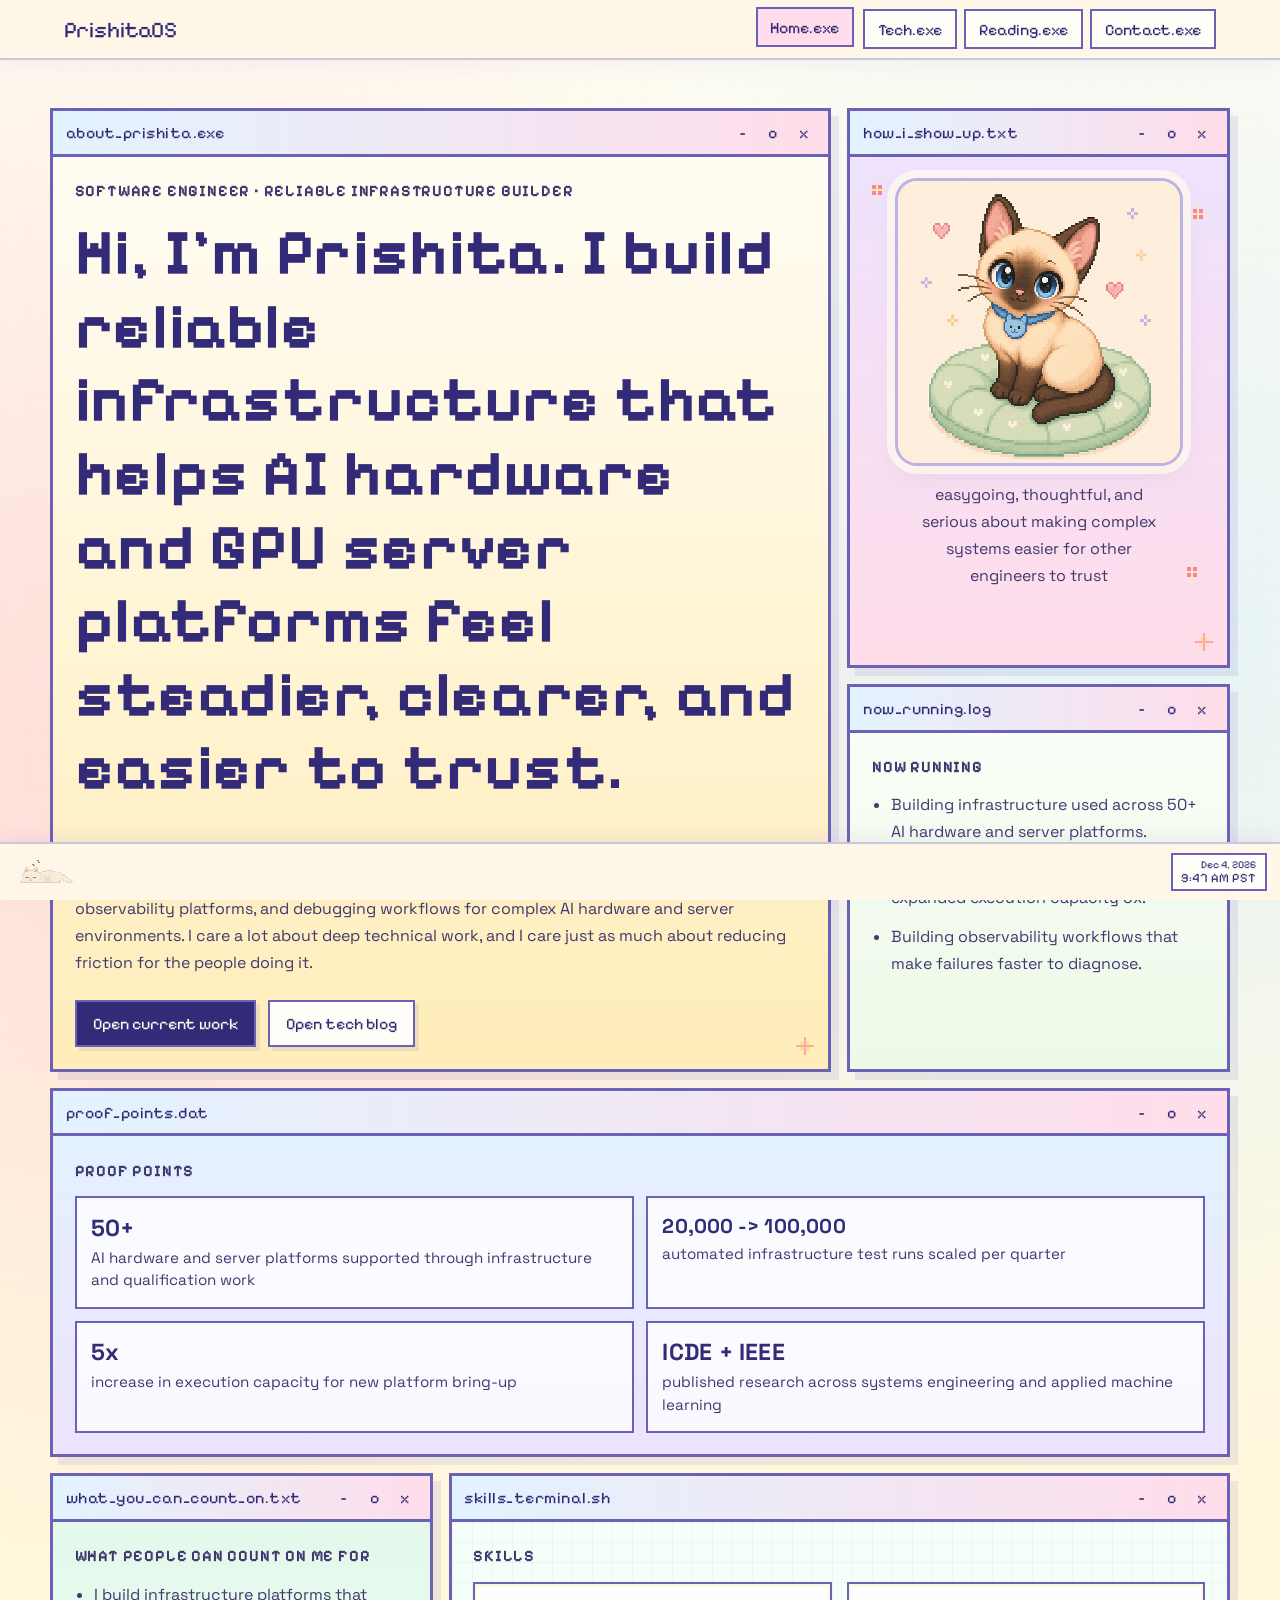
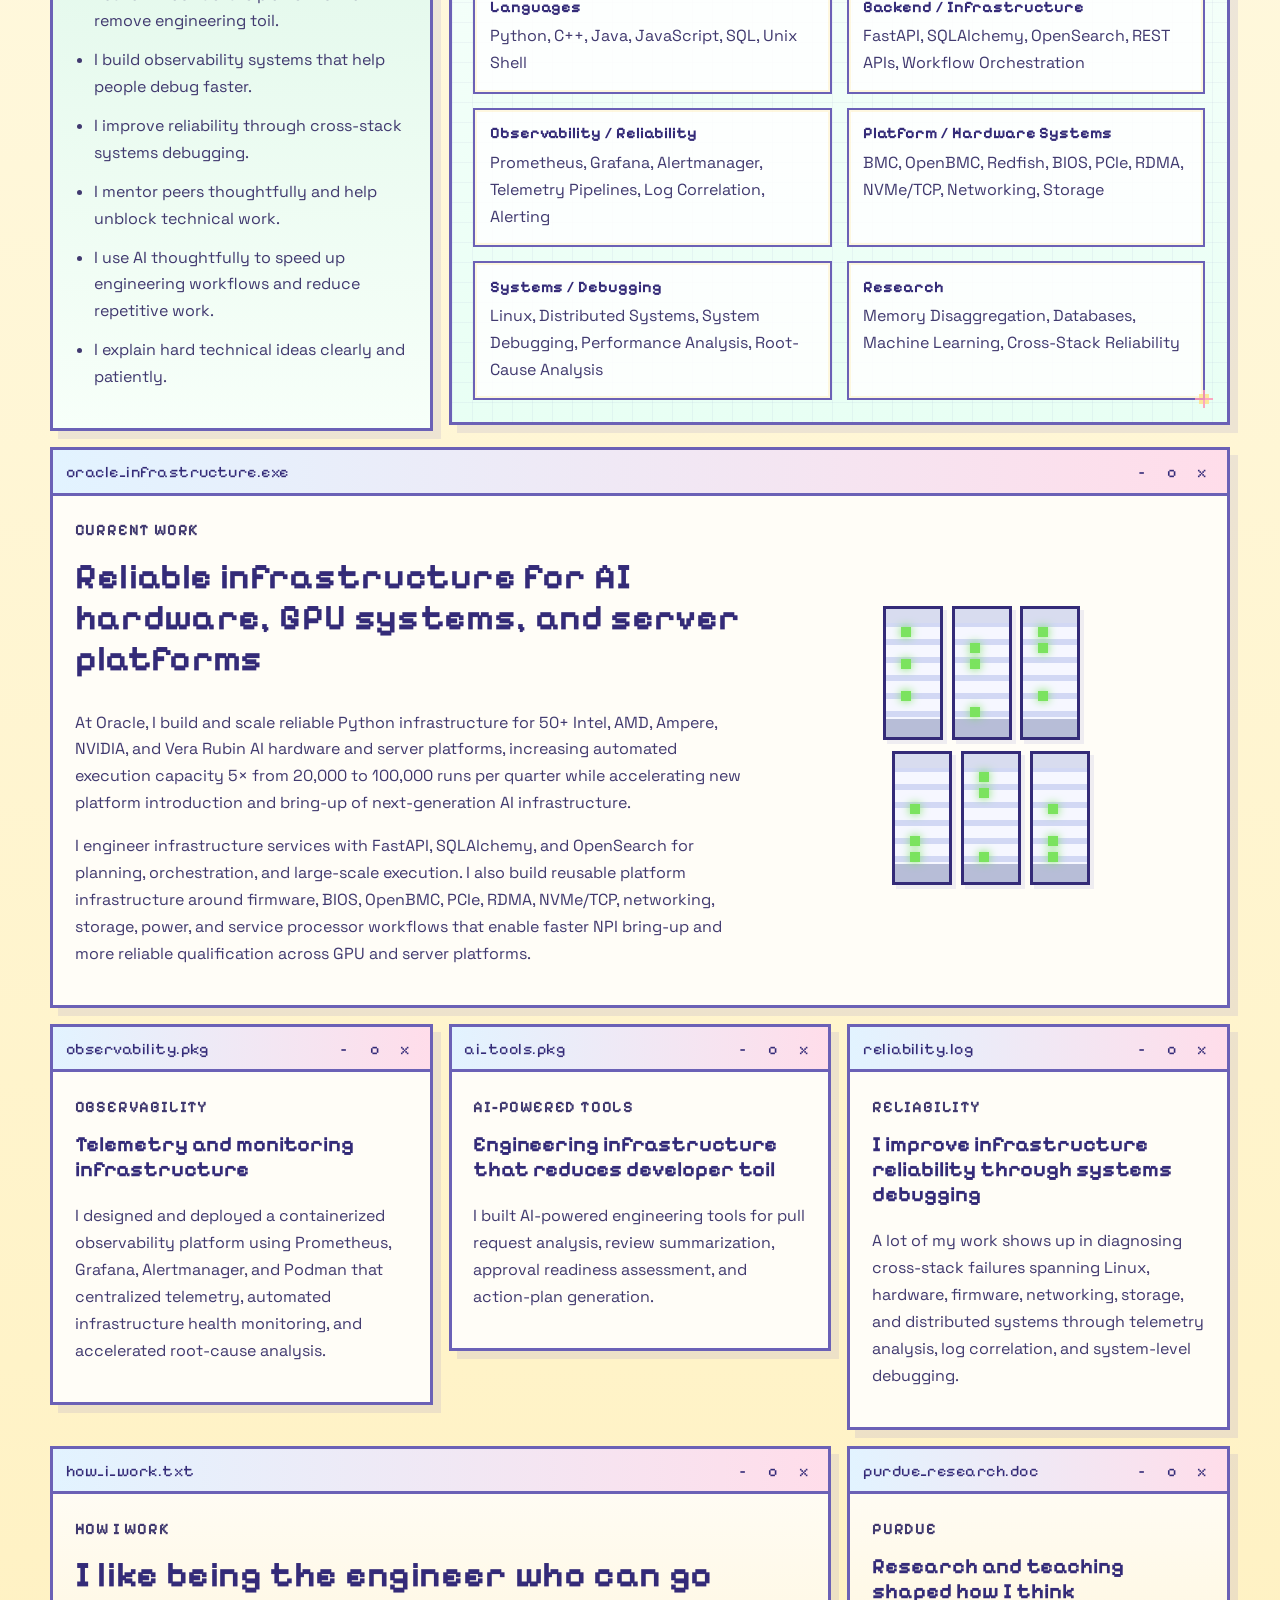
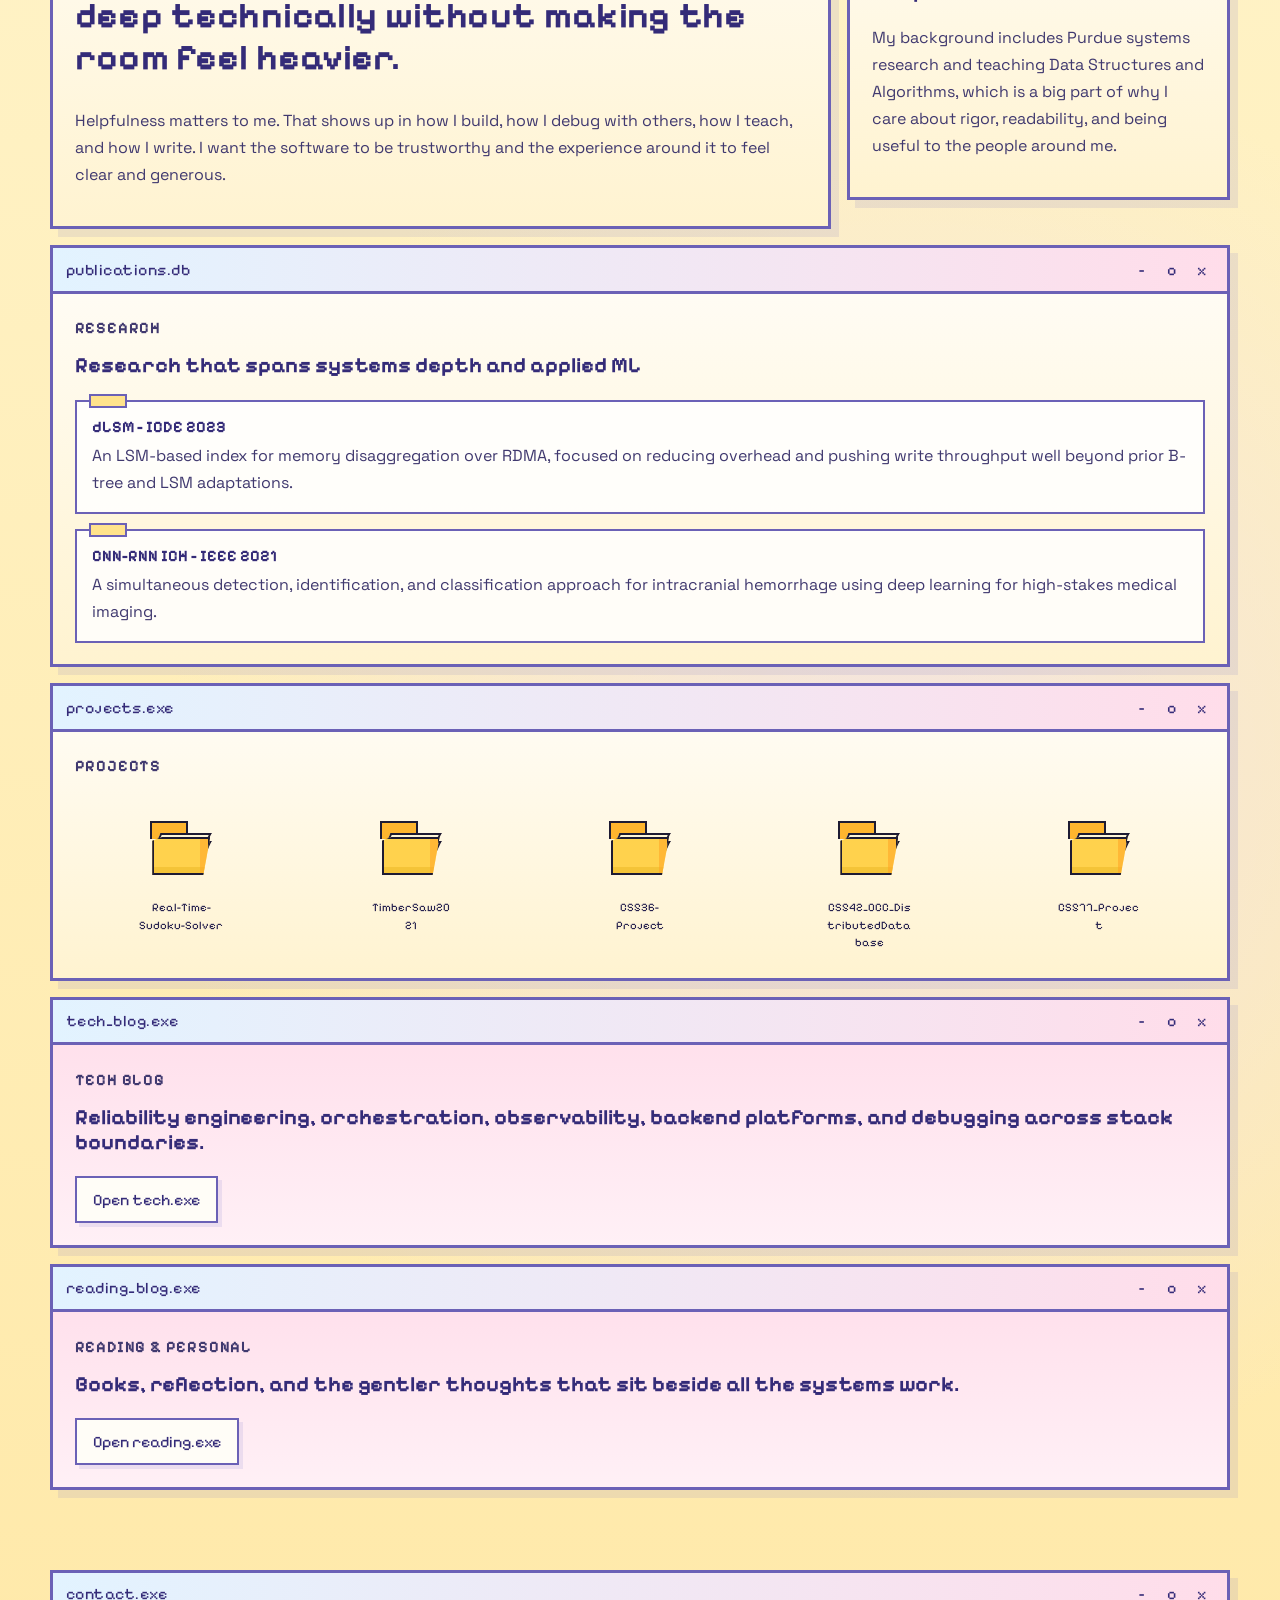
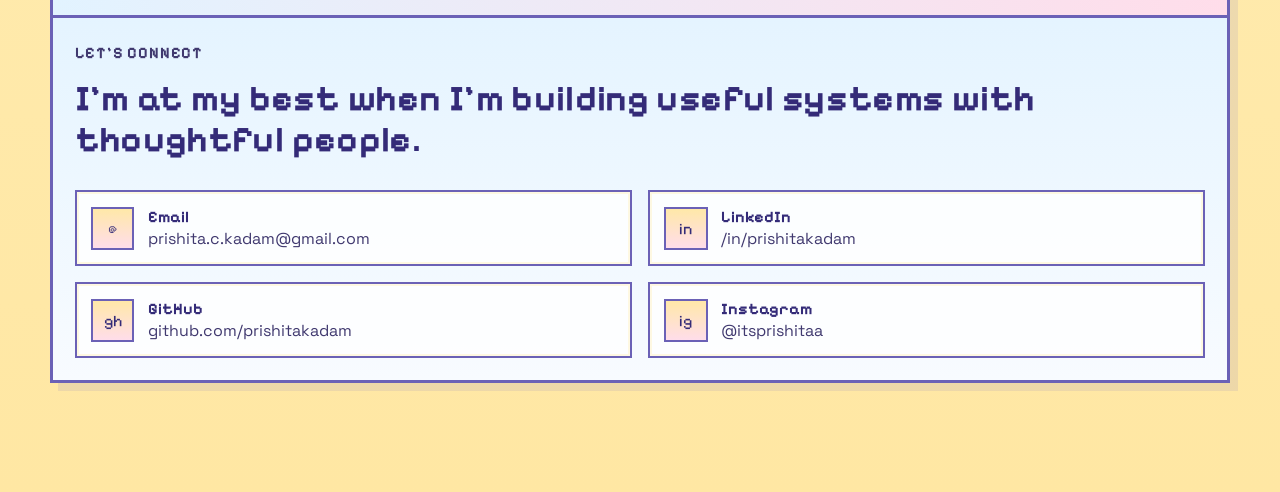
<file: index.html>
<!DOCTYPE html>
<html lang="en">
  <head>
    <meta charset="UTF-8">
    <meta name="viewport" content="width=device-width, initial-scale=1.0">
    <title>Prishita Kadam | Reliable Infrastructure Engineer</title>
    <meta
      name="description"
      content="Prishita Kadam builds reliable infrastructure, observability platforms, and orchestration systems for AI hardware, GPU systems, and server platforms."
    >
    <script>document.documentElement.classList.add("js");</script>
    <link rel="preconnect" href="https://fonts.googleapis.com">
    <link rel="preconnect" href="https://fonts.gstatic.com" crossorigin>
    <link
      href="https://fonts.googleapis.com/css2?family=Pixelify+Sans:wght@400;500;600;700&family=Space+Grotesk:wght@400;500;700&display=swap"
      rel="stylesheet"
    >
    <link rel="stylesheet" href="css/main.css">
  </head>
  <body data-page="home">
    <header class="pixel-topbar">
      <div class="shell pixel-topbar__inner">
        <a class="pixel-brand" href="index.html">PrishitaOS</a>
        <nav class="pixel-nav" aria-label="Primary">
          <a href="index.html" data-nav="home">Home.exe</a>
          <a href="tech-blog.html" data-nav="tech">Tech.exe</a>
          <a href="reading-blog.html" data-nav="reading">Reading.exe</a>
          <a href="#contact">Contact.exe</a>
        </nav>
      </div>
    </header>

    <main class="pixel-desktop">
      <section class="desktop-stage">
        <div class="shell desktop-board">
          <article class="window window--hero window--hero-main section-reveal">
            <div class="window__bar">
              <span>about_prishita.exe</span>
              <div class="window__controls" aria-label="Window controls">
                <button class="window__control" type="button" data-popup="minimize" aria-label="Minimize window">-</button>
                <button class="window__control" type="button" data-popup="expand" aria-label="Expand window">o</button>
                <button class="window__control" type="button" data-popup="close" aria-label="Close window">x</button>
              </div>
            </div>
            <div class="window__body">
              <p class="pixel-label">software engineer • reliable infrastructure builder</p>
              <h1>Hi, I’m Prishita. I build reliable infrastructure that helps AI hardware and GPU server platforms feel steadier, clearer, and easier to trust.</h1>
              <p class="pixel-copy">
                I’m a software engineer who builds infrastructure services, orchestration systems,
                observability platforms, and debugging workflows for complex AI hardware and server
                environments. I care a lot about deep technical work, and I care just as much
                about reducing friction for the people doing it.
              </p>
              <div class="pixel-actions">
                <a class="pixel-button pixel-button--dark" href="#oracle-window">Open current work</a>
                <a class="pixel-button pixel-button--light" href="tech-blog.html">Open tech blog</a>
              </div>
            </div>
          </article>

          <div class="window-stack window-stack--portrait section-reveal">
            <article class="window window--cat window--portrait">
              <div class="window__bar">
                <span>how_i_show_up.txt</span>
                <div class="window__controls" aria-label="Window controls">
                  <button class="window__control" type="button" data-popup="minimize" aria-label="Minimize window">-</button>
                  <button class="window__control" type="button" data-popup="expand" aria-label="Expand window">o</button>
                  <button class="window__control" type="button" data-popup="close" aria-label="Close window">x</button>
                </div>
              </div>
              <div class="window__body pixel-center pixel-cat-panel">
                <div class="pixel-spirit pixel-spirit--one" aria-hidden="true"></div>
                <div class="pixel-spirit pixel-spirit--two" aria-hidden="true"></div>
                <div class="pixel-spirit pixel-spirit--three" aria-hidden="true"></div>
                <img
                  class="pixel-cat-portrait"
                  src="images/siamese-cat-portrait.png"
                  alt="Cute Siamese cat portrait representing Prishita"
                >
                <p class="pixel-caption">easygoing, thoughtful, and serious about making complex systems easier for other engineers to trust</p>
              </div>
            </article>

            <article class="window window--soft window--status">
              <div class="window__bar">
                <span>now_running.log</span>
                <div class="window__controls" aria-label="Window controls">
                  <button class="window__control" type="button" data-popup="minimize" aria-label="Minimize window">-</button>
                  <button class="window__control" type="button" data-popup="expand" aria-label="Expand window">o</button>
                  <button class="window__control" type="button" data-popup="close" aria-label="Close window">x</button>
                </div>
              </div>
              <div class="window__body">
                <p class="pixel-label">Now running</p>
                <ul class="pixel-list">
                  <li>Building infrastructure used across 50+ AI hardware and server platforms.</li>
                  <li>Designing orchestration systems that expanded execution capacity 5x.</li>
                  <li>Building observability workflows that make failures faster to diagnose.</li>
                </ul>
              </div>
            </article>
          </div>

          <article class="window window--proof window--proof-panel section-reveal">
            <div class="window__bar">
              <span>proof_points.dat</span>
              <div class="window__controls" aria-label="Window controls">
                <button class="window__control" type="button" data-popup="minimize" aria-label="Minimize window">-</button>
                <button class="window__control" type="button" data-popup="expand" aria-label="Expand window">o</button>
                <button class="window__control" type="button" data-popup="close" aria-label="Close window">x</button>
              </div>
            </div>
            <div class="window__body">
              <p class="pixel-label">Proof points</p>
              <div class="proof-grid">
                <div class="proof-chip">
                  <strong>50+</strong>
                  <span>AI hardware and server platforms supported through infrastructure and qualification work</span>
                </div>
                <div class="proof-chip">
                  <strong>20,000 -> 100,000</strong>
                  <span>automated infrastructure test runs scaled per quarter</span>
                </div>
                <div class="proof-chip">
                  <strong>5x</strong>
                  <span>increase in execution capacity for new platform bring-up</span>
                </div>
                <div class="proof-chip">
                  <strong>ICDE + IEEE</strong>
                  <span>published research across systems engineering and applied machine learning</span>
                </div>
              </div>
            </div>
          </article>

          <article class="window window--list window--support section-reveal">
            <div class="window__bar">
              <span>what_you_can_count_on.txt</span>
              <div class="window__controls" aria-label="Window controls">
                <button class="window__control" type="button" data-popup="minimize" aria-label="Minimize window">-</button>
                <button class="window__control" type="button" data-popup="expand" aria-label="Expand window">o</button>
                <button class="window__control" type="button" data-popup="close" aria-label="Close window">x</button>
              </div>
            </div>
            <div class="window__body">
              <p class="pixel-label">What people can count on me for</p>
              <ul class="pixel-list">
                <li>I build infrastructure platforms that remove engineering toil.</li>
                <li>I build observability systems that help people debug faster.</li>
                <li>I improve reliability through cross-stack systems debugging.</li>
                <li>I mentor peers thoughtfully and help unblock technical work.</li>
                <li>I use AI thoughtfully to speed up engineering workflows and reduce repetitive work.</li>
                <li>I explain hard technical ideas clearly and patiently.</li>
              </ul>
            </div>
          </article>

          <article class="window window--terminal window--skills section-reveal">
            <div class="window__bar">
              <span>skills_terminal.sh</span>
              <div class="window__controls" aria-label="Window controls">
                <button class="window__control" type="button" data-popup="minimize" aria-label="Minimize window">-</button>
                <button class="window__control" type="button" data-popup="expand" aria-label="Expand window">o</button>
                <button class="window__control" type="button" data-popup="close" aria-label="Close window">x</button>
              </div>
            </div>
            <div class="window__body">
              <p class="pixel-label">Skills</p>
              <div class="skills-panel">
                <div class="skill-cluster">
                  <h3>Languages</h3>
                  <p>Python, C++, Java, JavaScript, SQL, Unix Shell</p>
                </div>
                <div class="skill-cluster">
                  <h3>Backend / Infrastructure</h3>
                  <p>FastAPI, SQLAlchemy, OpenSearch, REST APIs, Workflow Orchestration</p>
                </div>
                <div class="skill-cluster">
                  <h3>Observability / Reliability</h3>
                  <p>Prometheus, Grafana, Alertmanager, Telemetry Pipelines, Log Correlation, Alerting</p>
                </div>
                <div class="skill-cluster">
                  <h3>Platform / Hardware Systems</h3>
                  <p>BMC, OpenBMC, Redfish, BIOS, PCIe, RDMA, NVMe/TCP, Networking, Storage</p>
                </div>
                <div class="skill-cluster">
                  <h3>Systems / Debugging</h3>
                  <p>Linux, Distributed Systems, System Debugging, Performance Analysis, Root-Cause Analysis</p>
                </div>
                <div class="skill-cluster">
                  <h3>Research</h3>
                  <p>Memory Disaggregation, Databases, Machine Learning, Cross-Stack Reliability</p>
                </div>
              </div>
            </div>
          </article>

          <article class="window window--oracle section-reveal" id="oracle-window">
            <div class="window__bar">
              <span>oracle_infrastructure.exe</span>
              <div class="window__controls" aria-label="Window controls">
                <button class="window__control" type="button" data-popup="minimize" aria-label="Minimize window">-</button>
                <button class="window__control" type="button" data-popup="expand" aria-label="Expand window">o</button>
                <button class="window__control" type="button" data-popup="close" aria-label="Close window">x</button>
              </div>
            </div>
            <div class="window__body oracle-layout">
              <div class="oracle-layout__copy">
                <p class="pixel-label">Current work</p>
                <h2>Reliable infrastructure for AI hardware, GPU systems, and server platforms</h2>
                <p class="pixel-copy">
                  At Oracle, I build and scale reliable Python infrastructure for 50+ Intel, AMD,
                  Ampere, NVIDIA, and Vera Rubin AI hardware and server platforms, increasing
                  automated execution capacity 5× from 20,000 to 100,000 runs per quarter while
                  accelerating new platform introduction and bring-up of next-generation AI
                  infrastructure.
                </p>
                <p class="pixel-copy">
                  I engineer infrastructure services with FastAPI, SQLAlchemy, and OpenSearch for
                  planning, orchestration, and large-scale execution. I also build reusable platform
                  infrastructure around firmware, BIOS, OpenBMC, PCIe, RDMA, NVMe/TCP, networking,
                  storage, power, and service processor workflows that enable faster NPI bring-up and
                  more reliable qualification across GPU and server platforms.
                </p>
              </div>
              <div class="rack-art rack-art--stacked" aria-hidden="true">
                <div class="rack-row rack-row--upper">
                  <div class="rack-unit rack-unit--tall">
                    <span class="rack-light rack-light--one"></span>
                    <span class="rack-light rack-light--two"></span>
                    <span class="rack-light rack-light--three"></span>
                  </div>
                  <div class="rack-unit rack-unit--tall">
                    <span class="rack-light rack-light--two"></span>
                    <span class="rack-light rack-light--four"></span>
                    <span class="rack-light rack-light--five"></span>
                  </div>
                  <div class="rack-unit rack-unit--tall">
                    <span class="rack-light rack-light--three"></span>
                    <span class="rack-light rack-light--one"></span>
                    <span class="rack-light rack-light--four"></span>
                  </div>
                </div>
                <div class="rack-row rack-row--lower">
                  <div class="rack-unit rack-unit--tall">
                    <span class="rack-light rack-light--five"></span>
                    <span class="rack-light rack-light--two"></span>
                    <span class="rack-light rack-light--three"></span>
                  </div>
                  <div class="rack-unit rack-unit--tall">
                    <span class="rack-light rack-light--one"></span>
                    <span class="rack-light rack-light--four"></span>
                    <span class="rack-light rack-light--five"></span>
                  </div>
                  <div class="rack-unit rack-unit--tall">
                    <span class="rack-light rack-light--three"></span>
                    <span class="rack-light rack-light--five"></span>
                    <span class="rack-light rack-light--two"></span>
                  </div>
                </div>
              </div>
            </div>
          </article>

          <article class="window window--reliability section-reveal">
            <div class="window__bar">
              <span>observability.pkg</span>
              <div class="window__controls" aria-label="Window controls">
                <button class="window__control" type="button" data-popup="minimize" aria-label="Minimize window">-</button>
                <button class="window__control" type="button" data-popup="expand" aria-label="Expand window">o</button>
                <button class="window__control" type="button" data-popup="close" aria-label="Close window">x</button>
              </div>
            </div>
            <div class="window__body">
              <p class="pixel-label">Observability</p>
              <h3>Telemetry and monitoring infrastructure</h3>
              <p class="pixel-copy">
                I designed and deployed a containerized observability platform using Prometheus,
                Grafana, Alertmanager, and Podman that centralized telemetry, automated
                infrastructure health monitoring, and accelerated root-cause analysis.
              </p>
            </div>
          </article>

          <article class="window window--ai-tools section-reveal">
            <div class="window__bar">
              <span>ai_tools.pkg</span>
              <div class="window__controls" aria-label="Window controls">
                <button class="window__control" type="button" data-popup="minimize" aria-label="Minimize window">-</button>
                <button class="window__control" type="button" data-popup="expand" aria-label="Expand window">o</button>
                <button class="window__control" type="button" data-popup="close" aria-label="Close window">x</button>
              </div>
            </div>
            <div class="window__body">
              <p class="pixel-label">AI-powered tools</p>
              <h3>Engineering infrastructure that reduces developer toil</h3>
              <p class="pixel-copy">
                I built AI-powered engineering tools for pull request analysis, review
                summarization, approval readiness assessment, and action-plan generation.
              </p>
            </div>
          </article>

          <article class="window window--debug section-reveal">
            <div class="window__bar">
              <span>reliability.log</span>
              <div class="window__controls" aria-label="Window controls">
                <button class="window__control" type="button" data-popup="minimize" aria-label="Minimize window">-</button>
                <button class="window__control" type="button" data-popup="expand" aria-label="Expand window">o</button>
                <button class="window__control" type="button" data-popup="close" aria-label="Close window">x</button>
              </div>
            </div>
            <div class="window__body">
              <p class="pixel-label">Reliability</p>
              <h3>I improve infrastructure reliability through systems debugging</h3>
              <p class="pixel-copy">
                A lot of my work shows up in diagnosing cross-stack failures spanning Linux,
                hardware, firmware, networking, storage, and distributed systems through telemetry
                analysis, log correlation, and system-level debugging.
              </p>
            </div>
          </article>

          <article class="window window--soft window--workstyle section-reveal">
            <div class="window__bar">
              <span>how_i_work.txt</span>
              <div class="window__controls" aria-label="Window controls">
                <button class="window__control" type="button" data-popup="minimize" aria-label="Minimize window">-</button>
                <button class="window__control" type="button" data-popup="expand" aria-label="Expand window">o</button>
                <button class="window__control" type="button" data-popup="close" aria-label="Close window">x</button>
              </div>
            </div>
            <div class="window__body">
              <p class="pixel-label">How I work</p>
              <h2>I like being the engineer who can go deep technically without making the room feel heavier.</h2>
              <p class="pixel-copy">
                Helpfulness matters to me. That shows up in how I build, how I debug with others,
                how I teach, and how I write. I want the software to be trustworthy and the
                experience around it to feel clear and generous.
              </p>
            </div>
          </article>

          <article class="window window--soft window--purdue section-reveal">
            <div class="window__bar">
              <span>purdue_research.doc</span>
              <div class="window__controls" aria-label="Window controls">
                <button class="window__control" type="button" data-popup="minimize" aria-label="Minimize window">-</button>
                <button class="window__control" type="button" data-popup="expand" aria-label="Expand window">o</button>
                <button class="window__control" type="button" data-popup="close" aria-label="Close window">x</button>
              </div>
            </div>
            <div class="window__body">
              <p class="pixel-label">Purdue</p>
              <h3>Research and teaching shaped how I think</h3>
              <p class="pixel-copy">
                My background includes Purdue systems research and teaching Data Structures and
                Algorithms, which is a big part of why I care about rigor, readability, and being
                useful to the people around me.
              </p>
            </div>
          </article>

          <article class="window window--soft window--research-feature section-reveal">
            <div class="window__bar">
              <span>publications.db</span>
              <div class="window__controls" aria-label="Window controls">
                <button class="window__control" type="button" data-popup="minimize" aria-label="Minimize window">-</button>
                <button class="window__control" type="button" data-popup="expand" aria-label="Expand window">o</button>
                <button class="window__control" type="button" data-popup="close" aria-label="Close window">x</button>
              </div>
            </div>
            <div class="window__body">
              <p class="pixel-label">Research</p>
              <h3>Research that spans systems depth and applied ML</h3>
              <div class="publication-list">
                <article class="publication-card">
                  <h4>dLSM - ICDE 2023</h4>
                  <p class="pixel-copy">
                    An LSM-based index for memory disaggregation over RDMA, focused on reducing
                    overhead and pushing write throughput well beyond prior B-tree and LSM
                    adaptations.
                  </p>
                </article>
                <article class="publication-card">
                  <h4>CNN-RNN ICH - IEEE 2021</h4>
                  <p class="pixel-copy">
                    A simultaneous detection, identification, and classification approach for
                    intracranial hemorrhage using deep learning for high-stakes medical imaging.
                  </p>
                </article>
              </div>
            </div>
          </article>

          <article class="window window--soft window--focus section-reveal">
            <div class="window__bar">
              <span>projects.exe</span>
              <div class="window__controls" aria-label="Window controls">
                <button class="window__control" type="button" data-popup="minimize" aria-label="Minimize window">-</button>
                <button class="window__control" type="button" data-popup="expand" aria-label="Expand window">o</button>
                <button class="window__control" type="button" data-popup="close" aria-label="Close window">x</button>
              </div>
            </div>
            <div class="window__body">
              <p class="pixel-label">Projects</p>
              <div class="project-folders" aria-label="Project links">
                <a class="project-folder" href="https://github.com/prishitakadam/Real-Time-Sudoku-Solver" target="_blank" rel="noreferrer">
                  <span class="project-folder__icon" aria-hidden="true">
                    <span class="project-folder__tab"></span>
                    <span class="project-folder__stack project-folder__stack--one"></span>
                    <span class="project-folder__stack project-folder__stack--two"></span>
                    <span class="project-folder__body"></span>
                  </span>
                  <span class="project-folder__name">Real-Time-Sudoku-Solver</span>
                </a>
                <a class="project-folder" href="https://github.com/prishitakadam/TimberSaw2021" target="_blank" rel="noreferrer">
                  <span class="project-folder__icon" aria-hidden="true">
                    <span class="project-folder__tab"></span>
                    <span class="project-folder__stack project-folder__stack--one"></span>
                    <span class="project-folder__stack project-folder__stack--two"></span>
                    <span class="project-folder__body"></span>
                  </span>
                  <span class="project-folder__name">TimberSaw2021</span>
                </a>
                <a class="project-folder" href="https://github.com/prishitakadam/CS536-Project" target="_blank" rel="noreferrer">
                  <span class="project-folder__icon" aria-hidden="true">
                    <span class="project-folder__tab"></span>
                    <span class="project-folder__stack project-folder__stack--one"></span>
                    <span class="project-folder__stack project-folder__stack--two"></span>
                    <span class="project-folder__body"></span>
                  </span>
                  <span class="project-folder__name">CS536-Project</span>
                </a>
                <a class="project-folder" href="https://github.com/vsehra04/CS542_OCC_DistributedDatabase" target="_blank" rel="noreferrer">
                  <span class="project-folder__icon" aria-hidden="true">
                    <span class="project-folder__tab"></span>
                    <span class="project-folder__stack project-folder__stack--one"></span>
                    <span class="project-folder__stack project-folder__stack--two"></span>
                    <span class="project-folder__body"></span>
                  </span>
                  <span class="project-folder__name">CS542_OCC_DistributedDatabase</span>
                </a>
                <a class="project-folder" href="https://github.com/prishitakadam/CS577_Project" target="_blank" rel="noreferrer">
                  <span class="project-folder__icon" aria-hidden="true">
                    <span class="project-folder__tab"></span>
                    <span class="project-folder__stack project-folder__stack--one"></span>
                    <span class="project-folder__stack project-folder__stack--two"></span>
                    <span class="project-folder__body"></span>
                  </span>
                  <span class="project-folder__name">CS577_Project</span>
                </a>
              </div>
            </div>
          </article>

          <div class="window-stack window-stack--blogs section-reveal">
            <article class="window window--link window--tech-link">
              <div class="window__bar">
                <span>tech_blog.exe</span>
                <div class="window__controls" aria-label="Window controls">
                  <button class="window__control" type="button" data-popup="minimize" aria-label="Minimize window">-</button>
                  <button class="window__control" type="button" data-popup="expand" aria-label="Expand window">o</button>
                  <button class="window__control" type="button" data-popup="close" aria-label="Close window">x</button>
                </div>
              </div>
              <div class="window__body">
                <p class="pixel-label">Tech Blog</p>
                <h3>Reliability engineering, orchestration, observability, backend platforms, and debugging across stack boundaries.</h3>
                <a class="pixel-button pixel-button--light" href="tech-blog.html">Open tech.exe</a>
              </div>
            </article>

            <article class="window window--link window--reading-link">
              <div class="window__bar">
                <span>reading_blog.exe</span>
                <div class="window__controls" aria-label="Window controls">
                  <button class="window__control" type="button" data-popup="minimize" aria-label="Minimize window">-</button>
                  <button class="window__control" type="button" data-popup="expand" aria-label="Expand window">o</button>
                  <button class="window__control" type="button" data-popup="close" aria-label="Close window">x</button>
                </div>
              </div>
              <div class="window__body">
                <p class="pixel-label">Reading & Personal</p>
                <h3>Books, reflection, and the gentler thoughts that sit beside all the systems work.</h3>
                <a class="pixel-button pixel-button--light" href="reading-blog.html">Open reading.exe</a>
              </div>
            </article>
          </div>
        </div>
      </section>
    </main>

    <footer class="pixel-footer" id="contact">
      <div class="shell pixel-footer__grid section-reveal">
        <article class="window window--footer">
          <div class="window__bar">
            <span>contact.exe</span>
            <div class="window__controls" aria-label="Window controls">
              <button class="window__control" type="button" data-popup="minimize" aria-label="Minimize window">-</button>
              <button class="window__control" type="button" data-popup="expand" aria-label="Expand window">o</button>
              <button class="window__control" type="button" data-popup="close" aria-label="Close window">x</button>
            </div>
          </div>
          <div class="window__body">
            <p class="pixel-label">Let’s connect</p>
            <h2>I’m at my best when I’m building useful systems with thoughtful people.</h2>
            <div class="pixel-contact pixel-contact--icons">
              <a class="pixel-contact__card" href="mailto:prishita.c.kadam@gmail.com">
                <span class="pixel-contact__icon">@</span>
                <span class="pixel-contact__text">
                  <strong>Email</strong>
                  <span>prishita.c.kadam@gmail.com</span>
                </span>
              </a>
              <a class="pixel-contact__card" href="https://www.linkedin.com/in/prishitakadam/">
                <span class="pixel-contact__icon">in</span>
                <span class="pixel-contact__text">
                  <strong>LinkedIn</strong>
                  <span>/in/prishitakadam</span>
                </span>
              </a>
              <a class="pixel-contact__card" href="https://github.com/prishitakadam">
                <span class="pixel-contact__icon">gh</span>
                <span class="pixel-contact__text">
                  <strong>GitHub</strong>
                  <span>github.com/prishitakadam</span>
                </span>
              </a>
              <a class="pixel-contact__card" href="https://www.instagram.com/itsprishitaa/">
                <span class="pixel-contact__icon">ig</span>
                <span class="pixel-contact__text">
                  <strong>Instagram</strong>
                  <span>@itsprishitaa</span>
                </span>
              </a>
            </div>
          </div>
        </article>
      </div>
    </footer>

    <div class="pixel-popup" hidden aria-hidden="true">
      <div class="pixel-popup__backdrop" data-popup-dismiss></div>
      <section class="pixel-popup__window" role="dialog" aria-modal="true" aria-labelledby="pixel-popup-message">
        <div class="window__bar">
          <span>prishita_os.msg</span>
          <div class="window__controls" aria-label="Dialog controls">
            <button class="window__control" type="button" data-popup-dismiss aria-label="Close dialog">x</button>
          </div>
        </div>
        <div class="window__body pixel-popup__body">
          <img
            class="pixel-popup__cat"
            src="images/siamese-cat-portrait.png"
            alt=""
            aria-hidden="true"
          >
          <h3 class="pixel-popup__message" id="pixel-popup-message">This window likes staying open.</h3>
          <p class="pixel-copy pixel-popup__copy">Tiny pastel systems are happiest when everything stays neatly in place.</p>
          <button class="pixel-button pixel-button--dark" type="button" data-popup-dismiss>okay</button>
        </div>
      </section>
    </div>

    <section class="pixel-taskbar-wrap" aria-label="Minimized windows">
      <div class="pixel-taskbar">
        <img
          class="pixel-taskbar__cat"
          src="images/taskbar-sleeping-cat.png"
          alt=""
          aria-hidden="true"
        >
        <div class="pixel-taskbar__apps" data-taskbar-apps></div>
        <div class="pixel-taskbar__clock" aria-live="polite">
          <span class="pixel-taskbar__clock-date" data-taskbar-date></span>
          <span class="pixel-taskbar__clock-time" data-taskbar-time></span>
        </div>
      </div>
      <div class="pixel-taskbar__tooltip" data-taskbar-tooltip hidden></div>
    </section>

    <script src="js/site.js"></script>
  </body>
</html>
</file>
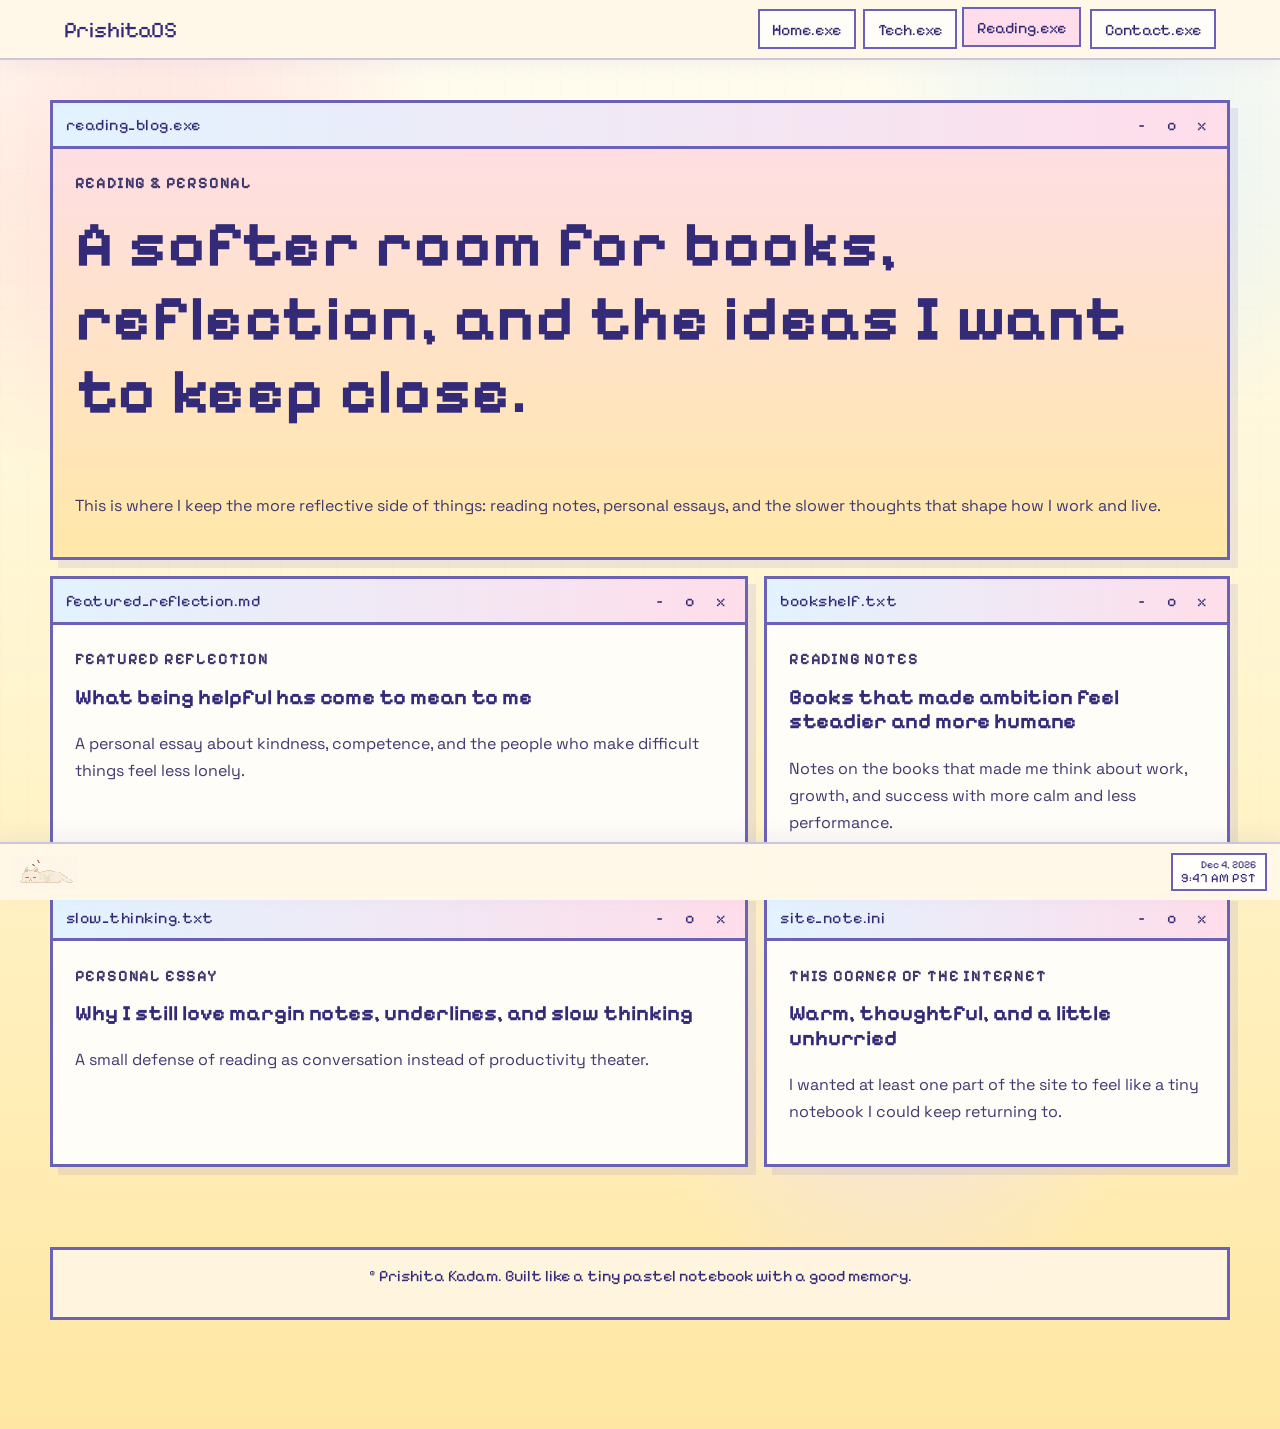
<file: reading-blog.html>
<!DOCTYPE html>
<html lang="en">
  <head>
    <meta charset="UTF-8">
    <meta name="viewport" content="width=device-width, initial-scale=1.0">
    <title>Reading Blog | Prishita Kadam</title>
    <meta
      name="description"
      content="Reading notes and personal reflections by Prishita Kadam on books, thoughtful work, and the ideas that stay with her."
    >
    <script>document.documentElement.classList.add("js");</script>
    <link rel="preconnect" href="https://fonts.googleapis.com">
    <link rel="preconnect" href="https://fonts.gstatic.com" crossorigin>
    <link
      href="https://fonts.googleapis.com/css2?family=Pixelify+Sans:wght@400;500;600;700&family=Space+Grotesk:wght@400;500;700&display=swap"
      rel="stylesheet"
    >
    <link rel="stylesheet" href="css/main.css">
  </head>
  <body data-page="reading">
    <header class="pixel-topbar">
      <div class="shell pixel-topbar__inner">
        <a class="pixel-brand" href="index.html">PrishitaOS</a>
        <nav class="pixel-nav" aria-label="Primary">
          <a href="index.html" data-nav="home">Home.exe</a>
          <a href="tech-blog.html" data-nav="tech">Tech.exe</a>
          <a href="reading-blog.html" data-nav="reading">Reading.exe</a>
          <a href="index.html#contact">Contact.exe</a>
        </nav>
      </div>
    </header>

    <main class="pixel-desktop pixel-desktop--inner">
      <section class="pixel-grid-section section-reveal">
        <div class="shell windows-grid windows-grid--blog">
          <article class="window window--hero window--blog-hero window--reading-hero">
            <div class="window__bar">
              <span>reading_blog.exe</span>
              <div class="window__controls" aria-label="Window controls">
                <button class="window__control" type="button" data-popup="minimize" aria-label="Minimize window">-</button>
                <button class="window__control" type="button" data-popup="expand" aria-label="Expand window">o</button>
                <button class="window__control" type="button" data-popup="close" aria-label="Close window">x</button>
              </div>
            </div>
            <div class="window__body">
              <p class="pixel-label">Reading & Personal</p>
              <h1>A softer room for books, reflection, and the ideas I want to keep close.</h1>
              <p class="pixel-copy">
                This is where I keep the more reflective side of things: reading notes, personal
                essays, and the slower thoughts that shape how I work and live.
              </p>
            </div>
          </article>

          <article class="window">
            <div class="window__bar">
              <span>featured_reflection.md</span>
              <div class="window__controls" aria-label="Window controls">
                <button class="window__control" type="button" data-popup="minimize" aria-label="Minimize window">-</button>
                <button class="window__control" type="button" data-popup="expand" aria-label="Expand window">o</button>
                <button class="window__control" type="button" data-popup="close" aria-label="Close window">x</button>
              </div>
            </div>
            <div class="window__body">
              <p class="pixel-label">Featured reflection</p>
              <h3>What being helpful has come to mean to me</h3>
              <p class="pixel-copy">
                A personal essay about kindness, competence, and the people who make difficult
                things feel less lonely.
              </p>
            </div>
          </article>

          <article class="window">
            <div class="window__bar">
              <span>bookshelf.txt</span>
              <div class="window__controls" aria-label="Window controls">
                <button class="window__control" type="button" data-popup="minimize" aria-label="Minimize window">-</button>
                <button class="window__control" type="button" data-popup="expand" aria-label="Expand window">o</button>
                <button class="window__control" type="button" data-popup="close" aria-label="Close window">x</button>
              </div>
            </div>
            <div class="window__body">
              <p class="pixel-label">Reading notes</p>
              <h3>Books that made ambition feel steadier and more humane</h3>
              <p class="pixel-copy">
                Notes on the books that made me think about work, growth, and success with more
                calm and less performance.
              </p>
            </div>
          </article>

          <article class="window">
            <div class="window__bar">
              <span>slow_thinking.txt</span>
              <div class="window__controls" aria-label="Window controls">
                <button class="window__control" type="button" data-popup="minimize" aria-label="Minimize window">-</button>
                <button class="window__control" type="button" data-popup="expand" aria-label="Expand window">o</button>
                <button class="window__control" type="button" data-popup="close" aria-label="Close window">x</button>
              </div>
            </div>
            <div class="window__body">
              <p class="pixel-label">Personal essay</p>
              <h3>Why I still love margin notes, underlines, and slow thinking</h3>
              <p class="pixel-copy">
                A small defense of reading as conversation instead of productivity theater.
              </p>
            </div>
          </article>

          <article class="window">
            <div class="window__bar">
              <span>site_note.ini</span>
              <div class="window__controls" aria-label="Window controls">
                <button class="window__control" type="button" data-popup="minimize" aria-label="Minimize window">-</button>
                <button class="window__control" type="button" data-popup="expand" aria-label="Expand window">o</button>
                <button class="window__control" type="button" data-popup="close" aria-label="Close window">x</button>
              </div>
            </div>
            <div class="window__body">
              <p class="pixel-label">This corner of the internet</p>
              <h3>Warm, thoughtful, and a little unhurried</h3>
              <p class="pixel-copy">
                I wanted at least one part of the site to feel like a tiny notebook I could keep
                returning to.
              </p>
            </div>
          </article>
        </div>
      </section>
    </main>

    <footer class="pixel-footer pixel-footer--small">
      <div class="shell pixel-footer__meta">
        <p>&copy; Prishita Kadam. Built like a tiny pastel notebook with a good memory.</p>
      </div>
    </footer>

    <div class="pixel-popup" hidden aria-hidden="true">
      <div class="pixel-popup__backdrop" data-popup-dismiss></div>
      <section class="pixel-popup__window" role="dialog" aria-modal="true" aria-labelledby="pixel-popup-message">
        <div class="window__bar">
          <span>prishita_os.msg</span>
          <div class="window__controls" aria-label="Dialog controls">
            <button class="window__control" type="button" data-popup-dismiss aria-label="Close dialog">x</button>
          </div>
        </div>
        <div class="window__body pixel-popup__body">
          <img
            class="pixel-popup__cat"
            src="images/siamese-cat-portrait.png"
            alt=""
            aria-hidden="true"
          >
          <h3 class="pixel-popup__message" id="pixel-popup-message">This window likes staying open.</h3>
          <p class="pixel-copy pixel-popup__copy">Tiny pastel systems are happiest when everything stays neatly in place.</p>
          <button class="pixel-button pixel-button--dark" type="button" data-popup-dismiss>okay</button>
        </div>
      </section>
    </div>

    <section class="pixel-taskbar-wrap" aria-label="Minimized windows">
      <div class="pixel-taskbar">
        <img
          class="pixel-taskbar__cat"
          src="images/taskbar-sleeping-cat.png"
          alt=""
          aria-hidden="true"
        >
        <div class="pixel-taskbar__apps" data-taskbar-apps></div>
        <div class="pixel-taskbar__clock" aria-live="polite">
          <span class="pixel-taskbar__clock-date" data-taskbar-date></span>
          <span class="pixel-taskbar__clock-time" data-taskbar-time></span>
        </div>
      </div>
      <div class="pixel-taskbar__tooltip" data-taskbar-tooltip hidden></div>
    </section>

    <script src="js/site.js"></script>
  </body>
</html>
</file>
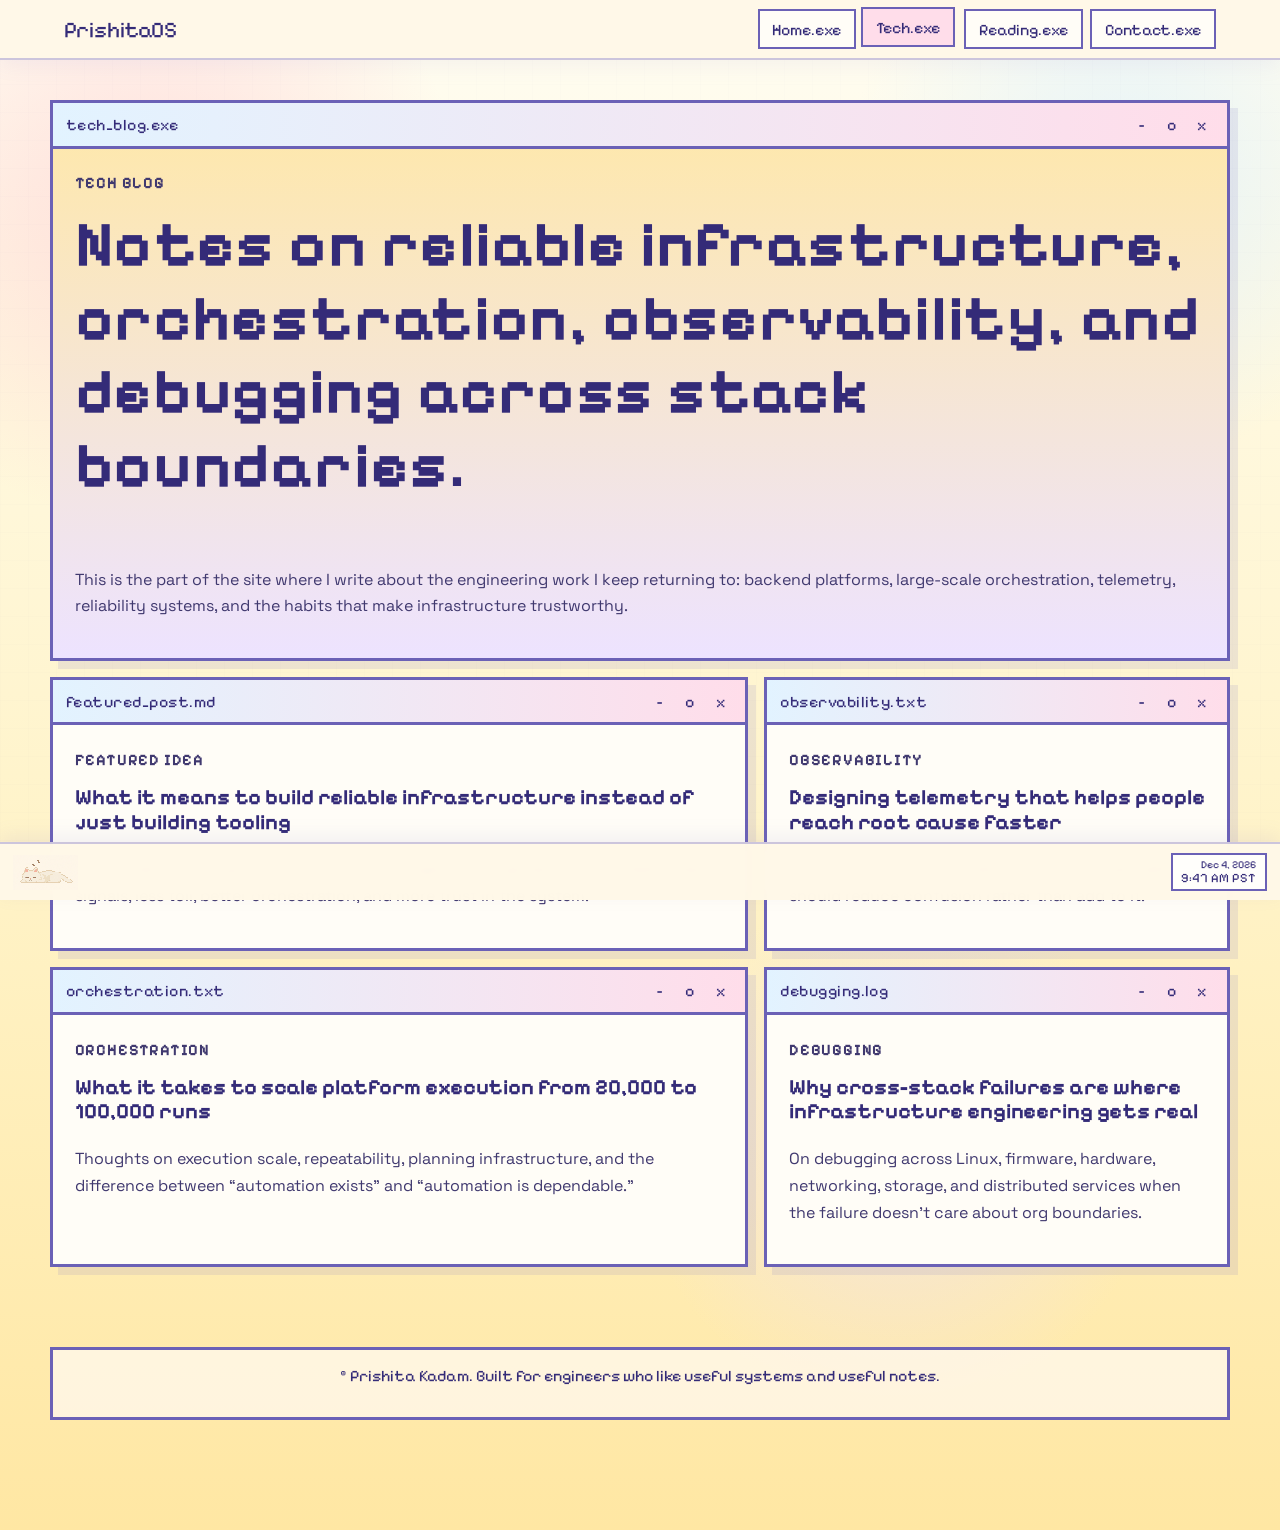
<file: tech-blog.html>
<!DOCTYPE html>
<html lang="en">
  <head>
    <meta charset="UTF-8">
    <meta name="viewport" content="width=device-width, initial-scale=1.0">
    <title>Tech Blog | Prishita Kadam</title>
    <meta
      name="description"
      content="Technical writing by Prishita Kadam on reliable infrastructure, observability, orchestration, backend platforms, and systems debugging."
    >
    <script>document.documentElement.classList.add("js");</script>
    <link rel="preconnect" href="https://fonts.googleapis.com">
    <link rel="preconnect" href="https://fonts.gstatic.com" crossorigin>
    <link
      href="https://fonts.googleapis.com/css2?family=Pixelify+Sans:wght@400;500;600;700&family=Space+Grotesk:wght@400;500;700&display=swap"
      rel="stylesheet"
    >
    <link rel="stylesheet" href="css/main.css">
  </head>
  <body data-page="tech">
    <header class="pixel-topbar">
      <div class="shell pixel-topbar__inner">
        <a class="pixel-brand" href="index.html">PrishitaOS</a>
        <nav class="pixel-nav" aria-label="Primary">
          <a href="index.html" data-nav="home">Home.exe</a>
          <a href="tech-blog.html" data-nav="tech">Tech.exe</a>
          <a href="reading-blog.html" data-nav="reading">Reading.exe</a>
          <a href="index.html#contact">Contact.exe</a>
        </nav>
      </div>
    </header>

    <main class="pixel-desktop pixel-desktop--inner">
      <section class="pixel-grid-section section-reveal">
        <div class="shell windows-grid windows-grid--blog">
          <article class="window window--hero window--blog-hero">
            <div class="window__bar">
              <span>tech_blog.exe</span>
              <div class="window__controls" aria-label="Window controls">
                <button class="window__control" type="button" data-popup="minimize" aria-label="Minimize window">-</button>
                <button class="window__control" type="button" data-popup="expand" aria-label="Expand window">o</button>
                <button class="window__control" type="button" data-popup="close" aria-label="Close window">x</button>
              </div>
            </div>
            <div class="window__body">
              <p class="pixel-label">Tech Blog</p>
              <h1>Notes on reliable infrastructure, orchestration, observability, and debugging across stack boundaries.</h1>
              <p class="pixel-copy">
                This is the part of the site where I write about the engineering work I keep
                returning to: backend platforms, large-scale orchestration, telemetry, reliability
                systems, and the habits that make infrastructure trustworthy.
              </p>
            </div>
          </article>

          <article class="window">
            <div class="window__bar">
              <span>featured_post.md</span>
              <div class="window__controls" aria-label="Window controls">
                <button class="window__control" type="button" data-popup="minimize" aria-label="Minimize window">-</button>
                <button class="window__control" type="button" data-popup="expand" aria-label="Expand window">o</button>
                <button class="window__control" type="button" data-popup="close" aria-label="Close window">x</button>
              </div>
            </div>
            <div class="window__body">
              <p class="pixel-label">Featured idea</p>
              <h3>What it means to build reliable infrastructure instead of just building tooling</h3>
              <p class="pixel-copy">
                A piece about why good infrastructure changes how engineering work feels: clearer
                signals, less toil, better orchestration, and more trust in the system.
              </p>
            </div>
          </article>

          <article class="window">
            <div class="window__bar">
              <span>observability.txt</span>
              <div class="window__controls" aria-label="Window controls">
                <button class="window__control" type="button" data-popup="minimize" aria-label="Minimize window">-</button>
                <button class="window__control" type="button" data-popup="expand" aria-label="Expand window">o</button>
                <button class="window__control" type="button" data-popup="close" aria-label="Close window">x</button>
              </div>
            </div>
            <div class="window__body">
              <p class="pixel-label">Observability</p>
              <h3>Designing telemetry that helps people reach root cause faster</h3>
              <p class="pixel-copy">
                On metrics, monitoring, alerts, and why observability should reduce confusion
                rather than add to it.
              </p>
            </div>
          </article>

          <article class="window">
            <div class="window__bar">
              <span>orchestration.txt</span>
              <div class="window__controls" aria-label="Window controls">
                <button class="window__control" type="button" data-popup="minimize" aria-label="Minimize window">-</button>
                <button class="window__control" type="button" data-popup="expand" aria-label="Expand window">o</button>
                <button class="window__control" type="button" data-popup="close" aria-label="Close window">x</button>
              </div>
            </div>
            <div class="window__body">
              <p class="pixel-label">Orchestration</p>
              <h3>What it takes to scale platform execution from 20,000 to 100,000 runs</h3>
              <p class="pixel-copy">
                Thoughts on execution scale, repeatability, planning infrastructure, and the
                difference between “automation exists” and “automation is dependable.”
              </p>
            </div>
          </article>

          <article class="window">
            <div class="window__bar">
              <span>debugging.log</span>
              <div class="window__controls" aria-label="Window controls">
                <button class="window__control" type="button" data-popup="minimize" aria-label="Minimize window">-</button>
                <button class="window__control" type="button" data-popup="expand" aria-label="Expand window">o</button>
                <button class="window__control" type="button" data-popup="close" aria-label="Close window">x</button>
              </div>
            </div>
            <div class="window__body">
              <p class="pixel-label">Debugging</p>
              <h3>Why cross-stack failures are where infrastructure engineering gets real</h3>
              <p class="pixel-copy">
                On debugging across Linux, firmware, hardware, networking, storage, and distributed
                services when the failure doesn’t care about org boundaries.
              </p>
            </div>
          </article>
        </div>
      </section>
    </main>

    <footer class="pixel-footer pixel-footer--small">
      <div class="shell pixel-footer__meta">
        <p>&copy; Prishita Kadam. Built for engineers who like useful systems and useful notes.</p>
      </div>
    </footer>

    <div class="pixel-popup" hidden aria-hidden="true">
      <div class="pixel-popup__backdrop" data-popup-dismiss></div>
      <section class="pixel-popup__window" role="dialog" aria-modal="true" aria-labelledby="pixel-popup-message">
        <div class="window__bar">
          <span>prishita_os.msg</span>
          <div class="window__controls" aria-label="Dialog controls">
            <button class="window__control" type="button" data-popup-dismiss aria-label="Close dialog">x</button>
          </div>
        </div>
        <div class="window__body pixel-popup__body">
          <img
            class="pixel-popup__cat"
            src="images/siamese-cat-portrait.png"
            alt=""
            aria-hidden="true"
          >
          <h3 class="pixel-popup__message" id="pixel-popup-message">This window likes staying open.</h3>
          <p class="pixel-copy pixel-popup__copy">Tiny pastel systems are happiest when everything stays neatly in place.</p>
          <button class="pixel-button pixel-button--dark" type="button" data-popup-dismiss>okay</button>
        </div>
      </section>
    </div>

    <section class="pixel-taskbar-wrap" aria-label="Minimized windows">
      <div class="pixel-taskbar">
        <img
          class="pixel-taskbar__cat"
          src="images/taskbar-sleeping-cat.png"
          alt=""
          aria-hidden="true"
        >
        <div class="pixel-taskbar__apps" data-taskbar-apps></div>
        <div class="pixel-taskbar__clock" aria-live="polite">
          <span class="pixel-taskbar__clock-date" data-taskbar-date></span>
          <span class="pixel-taskbar__clock-time" data-taskbar-time></span>
        </div>
      </div>
      <div class="pixel-taskbar__tooltip" data-taskbar-tooltip hidden></div>
    </section>

    <script src="js/site.js"></script>
  </body>
</html>
</file>
<file: css/main.css>
:root {
  --taskbar-height: 4.1rem;
  --bg: #fff4c8;
  --bg-soft: #fffaf0;
  --panel: #fffdf7;
  --panel-pink: #ffddea;
  --panel-blue: #e2f3ff;
  --panel-lilac: #ede3ff;
  --panel-mint: #e1f8ea;
  --panel-yellow: #ffe8a8;
  --text: #27224f;
  --text-soft: #40396f;
  --border: #6b61b6;
  --border-dark: #342b78;
  --accent: #f57fa8;
  --accent-strong: #bd315f;
  --shadow: 0 10px 0 rgba(127, 120, 199, 0.12);
  --shell: min(1180px, calc(100vw - 2rem));
  --pixel-font: "Pixelify Sans", monospace;
  --body-font: "Space Grotesk", sans-serif;
  --cursor-default: url("data:image/svg+xml,%3Csvg xmlns='http://www.w3.org/2000/svg' width='28' height='28' viewBox='0 0 28 28' shape-rendering='crispEdges'%3E%3Crect width='28' height='28' fill='none'/%3E%3Cpath d='M4 5h4v2h2v2h2V7h4v2h2v4h2v6h-2v2h-2v2h-8v-2H6v-2H4V5z' fill='%23fffaf2'/%3E%3Cpath d='M6 3h2v2H6zm10 0h2v2h-2zM4 5h2v14H4zm14 0h2v14h-2zM8 7h2v2H8zm6 0h2v2h-2zM10 11h4v2h-4zm-2 4h2v2H8zm6 0h2v2h-2zM6 19h12v2H6z' fill='%236059a8'/%3E%3Cpath d='M8 9h2v2H8zm6 0h2v2h-2z' fill='%23ff7ca6'/%3E%3C/svg%3E") 6 4, auto;
  --cursor-link: url("data:image/svg+xml,%3Csvg xmlns='http://www.w3.org/2000/svg' width='28' height='28' viewBox='0 0 28 28' shape-rendering='crispEdges'%3E%3Crect width='28' height='28' fill='none'/%3E%3Cpath d='M4 11h4V7h4V5h4v2h4v4h2v4h-2v4h-4v2h-4v-2H8v-4H4v-4z' fill='%23fff6f7'/%3E%3Cpath d='M8 3h4v2H8zm8 0h4v2h-4zM6 5h2v2H6zm14 0h2v2h-2zM4 9h2v8H4zm18 0h2v8h-2zM6 17h2v2H6zm14 0h2v2h-2zM8 19h4v2H8zm8 0h4v2h-4zM10 9h2v2h-2zm6 0h2v2h-2zM12 13h4v2h-4z' fill='%236059a8'/%3E%3Cpath d='M10 7h2v2h-2zm6 0h2v2h-2zM8 11h2v2H8zm10 0h2v2h-2zm4 2h2v2h-2z' fill='%23ffb35c'/%3E%3C/svg%3E") 10 10, pointer;
}

* {
  box-sizing: border-box;
}

html {
  scroll-behavior: smooth;
  scrollbar-color: var(--border) rgba(255, 249, 239, 0.9);
  scrollbar-width: thin;
}

body {
  margin: 0;
  min-height: 100vh;
  padding-bottom: calc(var(--taskbar-height) + 0.75rem);
  font-family: var(--body-font);
  color: var(--text);
  background:
    radial-gradient(circle at 12% 14%, rgba(255, 153, 184, 0.3), transparent 18%),
    radial-gradient(circle at 88% 12%, rgba(216, 239, 255, 0.65), transparent 16%),
    radial-gradient(circle at 70% 75%, rgba(234, 220, 255, 0.55), transparent 18%),
    linear-gradient(180deg, #fffdf2 0%, #fff3c8 56%, #ffe7a3 100%);
  image-rendering: pixelated;
}

body::-webkit-scrollbar {
  width: 16px;
  height: 16px;
}

body::-webkit-scrollbar-track {
  background:
    linear-gradient(180deg, rgba(255, 248, 232, 0.96), rgba(255, 237, 247, 0.9));
  border-left: 2px solid rgba(127, 120, 199, 0.25);
}

body::-webkit-scrollbar-thumb {
  background:
    linear-gradient(180deg, var(--panel-pink), var(--panel-yellow));
  border: 3px solid rgba(255, 249, 239, 0.95);
  box-shadow: inset 0 0 0 2px var(--border);
}

body::-webkit-scrollbar-thumb:hover {
  background:
    linear-gradient(180deg, #ffc0d8, #ffe9a8);
}

body::-webkit-scrollbar-corner {
  background: rgba(255, 248, 232, 0.96);
}

@media (hover: hover) and (pointer: fine) {
  body {
    cursor: var(--cursor-default);
  }

  a,
  button,
  summary,
  [role="button"] {
    cursor: var(--cursor-link);
  }
}

body::before {
  content: "";
  position: fixed;
  inset: 0;
  pointer-events: none;
  background-image:
    linear-gradient(rgba(127, 120, 199, 0.05) 1px, transparent 1px),
    linear-gradient(90deg, rgba(127, 120, 199, 0.05) 1px, transparent 1px);
  background-size: 28px 28px;
  opacity: 0.35;
}

::selection {
  background: rgba(255, 152, 183, 0.35);
}

a {
  color: inherit;
  text-decoration: none;
}

p,
h1,
h2,
h3,
h4,
ul {
  margin-top: 0;
}

.shell {
  width: var(--shell);
  margin: 0 auto;
}

.pixel-topbar {
  position: sticky;
  top: 0;
  z-index: 20;
  padding: 0;
  border-bottom: 2px solid rgba(127, 120, 199, 0.4);
  background: rgba(255, 248, 232, 0.98);
  box-shadow: 0 6px 18px rgba(127, 120, 199, 0.08);
  backdrop-filter: blur(6px);
}

.pixel-topbar__inner {
  display: flex;
  align-items: center;
  justify-content: space-between;
  gap: 1rem;
  padding: 0.55rem 0.9rem;
  background: transparent;
  border: 0;
  box-shadow: none;
  backdrop-filter: none;
}

.pixel-brand,
.pixel-nav a,
.window__bar,
.pixel-label,
.pixel-button,
.sun-card__kicker {
  font-family: var(--pixel-font);
}

.pixel-brand {
  font-size: 1.4rem;
  color: var(--border-dark);
}

.pixel-nav {
  display: flex;
  flex-wrap: wrap;
  gap: 0.45rem;
  justify-content: flex-end;
}

.pixel-nav a {
  padding: 0.55rem 0.8rem;
  border: 2px solid var(--border);
  background: var(--panel);
  color: var(--border-dark);
  text-align: center;
  transition: transform 120ms ease, background-color 120ms ease;
}

.pixel-nav a:hover,
.pixel-nav a:focus-visible,
.pixel-nav a.is-active {
  transform: translate(-2px, -2px);
  background: var(--panel-pink);
}

.pixel-desktop {
  padding: 2rem 0 3rem;
}

.pixel-desktop--inner {
  padding-top: 1.5rem;
}

.desktop-stage,
.pixel-grid-section {
  padding: 1rem 0;
}

.desktop-grid {
  display: grid;
  grid-template-columns: repeat(12, minmax(0, 1fr));
  gap: 1rem;
  align-items: start;
}

.desktop-board {
  display: grid;
  grid-template-columns: repeat(3, minmax(0, 1fr));
  gap: 1rem;
  align-items: start;
}

.window {
  border: 3px solid var(--border);
  background: var(--panel);
  box-shadow: 8px 8px 0 rgba(127, 120, 199, 0.14);
  position: relative;
  transition: transform 180ms ease, box-shadow 180ms ease;
}

.window:hover {
  transform: translate(-2px, -2px);
  box-shadow: 10px 10px 0 rgba(127, 120, 199, 0.16);
}

.window--hero {
  background: linear-gradient(180deg, #fffdf6, #ffedb9);
}

.window--cat {
  background: linear-gradient(180deg, var(--panel-lilac), var(--panel-pink));
}

.window--proof {
  background: linear-gradient(180deg, var(--panel-blue), var(--panel-lilac));
}

.window--list {
  background: linear-gradient(180deg, var(--panel-mint), #f7fff9);
}

.window--wide {
  grid-column: span 2;
}

.window--soft {
  background: linear-gradient(180deg, #fffdf8, #fff3d0);
}

.window--status {
  background: linear-gradient(180deg, #fbfff8, #edf9e8);
}

.window--link {
  background: linear-gradient(180deg, var(--panel-pink), #fff0f6);
}

.window--footer {
  background: linear-gradient(180deg, var(--panel-blue), #f8fbff);
}

.window__bar {
  display: flex;
  align-items: center;
  justify-content: space-between;
  gap: 1rem;
  padding: 0.55rem 0.8rem;
  background: linear-gradient(90deg, var(--panel-blue), var(--panel-pink));
  border-bottom: 3px solid var(--border);
  color: var(--border-dark);
  font-size: 1rem;
  letter-spacing: 0.03em;
}

.window__body {
  padding: 1.35rem;
}

.window__body--split {
  display: grid;
  grid-template-columns: minmax(0, 1fr) 110px;
  gap: 1rem;
  align-items: start;
}

.window-copy {
  min-width: 0;
}

.window h1,
.window h2,
.window h3 {
  font-family: var(--pixel-font);
  line-height: 1.15;
  color: var(--border-dark);
}

.window h1 {
  font-size: clamp(2rem, 5vw, 4rem);
  letter-spacing: 0.01em;
}

.window h2 {
  font-size: clamp(1.5rem, 3vw, 2.25rem);
  letter-spacing: 0.01em;
}

.window h3 {
  font-size: 1.35rem;
}

.pixel-label,
.sun-card__kicker {
  margin-bottom: 0.7rem;
  color: var(--accent-strong);
  font-size: 0.98rem;
  font-weight: 700;
  letter-spacing: 0.05em;
  text-transform: uppercase;
}

.pixel-copy,
.pixel-caption,
.window p,
.window li {
  color: var(--text-soft);
  line-height: 1.68;
  font-size: 1rem;
}

.pixel-actions {
  display: flex;
  flex-wrap: wrap;
  gap: 0.75rem;
  margin-top: 1.5rem;
}

.pixel-button {
  display: inline-flex;
  align-items: center;
  justify-content: center;
  min-height: 2.9rem;
  padding: 0.75rem 1rem;
  border: 2px solid var(--border);
  box-shadow: 4px 4px 0 rgba(127, 120, 199, 0.15);
}

.pixel-button--dark {
  background: var(--border-dark);
  color: #fff9f0;
}

.pixel-button--light {
  background: var(--panel);
  color: var(--border-dark);
}

.pixel-center {
  text-align: center;
}

.window--hero-main {
  grid-column: span 2;
}

.window-stack {
  display: grid;
  gap: 1rem;
  align-self: stretch;
}

.window-stack--portrait {
  grid-column: span 1;
}

.window-stack--blogs {
  grid-column: span 3;
}

.window--portrait,
.window--status,
.window--tech-link,
.window--reading-link {
  grid-column: auto;
}

.window--proof-panel {
  grid-column: span 3;
}

.window--support {
  grid-column: span 1;
}

.window--skills {
  grid-column: span 2;
}

.window--oracle {
  grid-column: span 3;
}

.window--reliability {
  grid-column: span 1;
}

.window--ai-tools {
  grid-column: span 1;
}

.window--debug {
  grid-column: span 1;
}

.window--reliability,
.window--ai-tools,
.window--debug {
  grid-column: span 1;
}

.window--workstyle {
  grid-column: span 2;
}

.window--purdue {
  grid-column: span 1;
}

.window--research-feature {
  grid-column: span 3;
}

.window--focus {
  grid-column: span 3;
}

.window--tech-link,
.window--reading-link {
  grid-column: span 1;
}

.pixel-cat-panel {
  position: relative;
  min-height: 312px;
  display: flex;
  flex-direction: column;
  justify-content: center;
}

.pixel-cat-portrait {
  display: block;
  width: min(100%, 288px);
  margin: 0 auto 1rem;
  border: 3px solid rgba(127, 120, 199, 0.45);
  border-radius: 22px;
  box-shadow:
    0 0 0 8px rgba(255, 249, 239, 0.8),
    0 10px 24px rgba(127, 120, 199, 0.14);
  image-rendering: pixelated;
  animation: floaty 4.8s ease-in-out infinite;
}

.window--portrait::after,
.window--hero-main::after,
.window--skills::after {
  content: "";
  position: absolute;
  width: 18px;
  height: 18px;
  right: 14px;
  bottom: 14px;
  opacity: 0.85;
  background:
    linear-gradient(#ff98b7, #ff98b7) 8px 0 / 2px 18px no-repeat,
    linear-gradient(#ff98b7, #ff98b7) 0 8px / 18px 2px no-repeat,
    linear-gradient(#ffe38c, #ffe38c) 4px 4px / 10px 10px no-repeat;
  animation: twinkle 2.4s steps(2, end) infinite;
}

.window__controls {
  display: inline-flex;
  align-items: center;
  gap: 0.35rem;
}

.window__control {
  width: 1.55rem;
  height: 1.55rem;
  display: inline-flex;
  align-items: center;
  justify-content: center;
  padding: 0;
  border: 2px solid transparent;
  background: transparent;
  color: var(--border-dark);
  font: inherit;
}

.window__control:hover,
.window__control:focus-visible {
  border-color: var(--border);
  background: rgba(255, 249, 239, 0.7);
  outline: none;
}

.proof-grid {
  display: grid;
  grid-template-columns: repeat(2, minmax(0, 1fr));
  gap: 0.75rem;
}


.proof-chip {
  padding: 0.9rem;
  border: 2px solid var(--border);
  background: rgba(255, 255, 255, 0.78);
  text-align: left;
}

.proof-chip:nth-child(2) strong {
  font-size: clamp(1rem, 1.8vw, 1.25rem);
}

.proof-chip strong {
  display: block;
  margin-bottom: 0.25rem;
  font-family: var(--body-font);
  font-size: clamp(1.15rem, 2vw, 1.45rem);
  font-weight: 700;
  letter-spacing: 0.01em;
  color: var(--border-dark);
}

.proof-chip span {
  display: block;
  font-family: var(--body-font);
  font-size: 0.95rem;
  line-height: 1.5;
  color: var(--text-soft);
}

.pixel-list,
.sun-list,
.pixel-contact {
  display: grid;
  gap: 0.75rem;
}

.pixel-list {
  padding-left: 1.2rem;
}

.windows-grid {
  display: grid;
  gap: 1rem;
}

.windows-grid--blog {
  grid-template-columns: 1.2fr 0.8fr;
}

.window--blog-hero {
  grid-column: span 2;
  background: linear-gradient(180deg, var(--panel-yellow), var(--panel-lilac));
}

.window--reading-hero {
  background: linear-gradient(180deg, var(--panel-pink), var(--panel-yellow));
}

.window--terminal {
  background:
    linear-gradient(180deg, #f7fffb 0%, #e8fff4 100%);
}

.window--terminal .window__body {
  background:
    linear-gradient(rgba(93, 86, 170, 0.06) 1px, transparent 1px),
    linear-gradient(90deg, rgba(93, 86, 170, 0.06) 1px, transparent 1px);
  background-size: 20px 20px;
}

.skills-panel {
  display: grid;
  grid-template-columns: repeat(2, minmax(0, 1fr));
  gap: 0.9rem;
}

.skill-cluster {
  padding: 0.9rem;
  border: 2px solid var(--border);
  background: rgba(255, 255, 255, 0.86);
  box-shadow: inset 0 0 0 2px rgba(255, 227, 140, 0.28);
}

.skill-cluster h3,
.publication-card h4 {
  margin-bottom: 0.45rem;
  font-family: var(--pixel-font);
  font-size: 1rem;
  color: var(--border-dark);
}

.pixel-caption {
  max-width: 24ch;
  margin: 0 auto;
}

.skill-cluster p {
  margin-bottom: 0;
}

.publication-list {
  display: grid;
  gap: 0.9rem;
}

.publication-card {
  padding: 0.95rem;
  border: 2px solid var(--border);
  background: rgba(255, 255, 255, 0.84);
  position: relative;
}

.publication-card::before {
  content: "";
  position: absolute;
  left: 12px;
  top: -8px;
  width: 34px;
  height: 10px;
  background: #ffe38c;
  border: 2px solid var(--border);
}

.publication-card p {
  margin-bottom: 0;
}

.window--focus,
.window--tech-link,
.window--reading-link {
  display: flex;
  flex-direction: column;
}

.window--focus .window__body,
.window--tech-link .window__body,
.window--reading-link .window__body {
  flex: 1;
  display: flex;
  flex-direction: column;
}

.project-folders {
  display: grid;
  grid-template-columns: repeat(5, minmax(0, 1fr));
  gap: 1rem;
  margin-top: 0.8rem;
  align-items: start;
}

.project-folder {
  display: grid;
  grid-template-rows: 76px minmax(2.8rem, auto);
  justify-items: center;
  align-items: start;
  gap: 0.65rem;
  min-height: 8.6rem;
  padding: 0.55rem 0.35rem 0.3rem;
  color: inherit;
  text-decoration: none;
  text-align: center;
  transition: transform 120ms ease;
}

.project-folder:hover,
.project-folder:focus-visible {
  transform: translateY(-2px);
}

.project-folder:focus-visible {
  outline: 2px solid rgba(120, 225, 86, 0.8);
  outline-offset: 4px;
}

.project-folder__icon {
  position: relative;
  width: 94px;
  height: 76px;
  image-rendering: pixelated;
}

.project-folder__tab,
.project-folder__stack,
.project-folder__body {
  position: absolute;
  display: block;
}

.project-folder__stack {
  left: 22px;
  width: 51px;
  height: 10px;
  background: #fff6d8;
  border: 2px solid #1e1b33;
  border-bottom: 0;
  transform: skewX(-25deg);
  transform-origin: left bottom;
}

.project-folder__stack--one {
  top: 20px;
}

.project-folder__stack--two {
  top: 28px;
}

.project-folder__tab {
  top: 8px;
  left: 16px;
  width: 38px;
  height: 18px;
  background: #ffb52e;
  border: 2px solid #1e1b33;
  border-bottom: 0;
}

.project-folder__body {
  left: 18px;
  top: 24px;
  width: 58px;
  height: 38px;
  background: #ffd24d;
  border: 2px solid #1e1b33;
  clip-path: polygon(0 10%, 17% 0, 100% 0, 88% 100%, 0 100%);
  box-shadow:
    inset -8px 0 0 rgba(255, 164, 35, 0.55),
    inset 0 -6px 0 rgba(230, 177, 32, 0.45);
}

.project-folder__name {
  width: 100%;
  max-width: 12ch;
  font-family: var(--pixel-font);
  font-size: 0.72rem;
  line-height: 1.5;
  overflow-wrap: anywhere;
  text-wrap: balance;
}

.window--focus .window__body {
  align-items: stretch;
}

.window--tech-link h3,
.window--reading-link h3 {
  flex: 1;
}

.window--tech-link .pixel-button,
.window--reading-link .pixel-button {
  align-self: flex-start;
  margin-top: auto;
}

.focus-note {
  margin-top: 1rem;
  padding: 0.9rem;
  border: 2px solid var(--border);
  background: rgba(255, 255, 255, 0.82);
}

.focus-note strong {
  display: block;
  margin-bottom: 0.45rem;
  font-family: var(--pixel-font);
  color: var(--border-dark);
}

.focus-note p {
  margin-bottom: 0;
}

.pixel-footer {
  padding: 1rem 0 2rem;
}

.pixel-taskbar-wrap {
  position: fixed;
  left: 0;
  right: 0;
  bottom: 0;
  z-index: 18;
  overflow: visible;
}

.pixel-taskbar {
  display: flex;
  align-items: center;
  gap: 0.75rem;
  width: 100%;
  min-height: 3.6rem;
  padding: 0.35rem 0.8rem;
  background: rgba(255, 248, 232, 0.98);
  border-top: 2px solid rgba(127, 120, 199, 0.4);
  box-shadow: 0 -6px 18px rgba(127, 120, 199, 0.1);
  backdrop-filter: blur(6px);
}

.pixel-taskbar__cat {
  flex: 0 0 auto;
  width: 4.1rem;
  height: 2.2rem;
  border: 0;
  border-radius: 0;
  object-fit: cover;
  object-position: center;
  background: transparent;
  box-shadow: none;
  image-rendering: pixelated;
}

.pixel-taskbar__apps {
  display: flex;
  flex: 1 1 auto;
  flex-wrap: nowrap;
  gap: 0.45rem;
  min-height: 2.3rem;
  padding-bottom: 0.3rem;
  margin-bottom: -0.15rem;
  align-items: center;
  overflow-x: auto;
  overflow-y: hidden;
  scrollbar-width: thin;
  -webkit-overflow-scrolling: touch;
}

.pixel-taskbar__apps::-webkit-scrollbar {
  height: 6px;
}

.pixel-taskbar__apps::-webkit-scrollbar-thumb {
  background: rgba(127, 120, 199, 0.45);
}

.pixel-taskbar__apps::-webkit-scrollbar-track {
  background: rgba(255, 255, 255, 0.28);
}

.pixel-taskbar__clock {
  display: grid;
  flex: 0 0 auto;
  justify-items: end;
  gap: 0.05rem;
  padding: 0.25rem 0.55rem;
  border: 2px solid var(--border);
  background: rgba(255, 255, 255, 0.82);
  color: var(--border-dark);
  font-family: var(--pixel-font);
  line-height: 1.1;
}

.pixel-taskbar__clock-date,
.pixel-taskbar__clock-time {
  display: block;
}

.pixel-taskbar__clock-date {
  font-size: 0.66rem;
}

.pixel-taskbar__clock-time {
  font-size: 0.8rem;
}

.pixel-taskbar__app {
  position: relative;
  display: inline-flex;
  flex: 0 1 auto;
  align-items: center;
  justify-content: center;
  width: var(--taskbar-app-size, 2.9rem);
  height: var(--taskbar-app-size, 2.9rem);
  min-width: var(--taskbar-app-size, 2.9rem);
  border: 2px solid var(--border);
  background: linear-gradient(180deg, var(--panel-blue), var(--panel-lilac));
  color: var(--border-dark);
  font-family: var(--pixel-font);
  box-shadow: 4px 4px 0 rgba(127, 120, 199, 0.12);
}

.pixel-taskbar__app:hover,
.pixel-taskbar__app:focus-visible {
  transform: translate(-1px, -1px);
  background: linear-gradient(180deg, var(--panel-pink), var(--panel-yellow));
}

.pixel-taskbar__app::before {
  content: "";
  width: calc(var(--taskbar-app-size, 2.9rem) * 0.33);
  height: calc(var(--taskbar-app-size, 2.9rem) * 0.33);
  background:
    linear-gradient(var(--accent-strong), var(--accent-strong)) left top / 0.38rem 0.38rem no-repeat,
    linear-gradient(var(--panel-yellow), var(--panel-yellow)) right top / 0.38rem 0.38rem no-repeat,
    linear-gradient(var(--panel-mint), var(--panel-mint)) left bottom / 0.38rem 0.38rem no-repeat,
    linear-gradient(var(--panel-blue), var(--panel-blue)) right bottom / 0.38rem 0.38rem no-repeat;
}

.pixel-taskbar__app::before,
.pixel-taskbar__app {
  z-index: 1;
}

.pixel-taskbar__app:hover::before,
.pixel-taskbar__app:focus-visible::before {
  z-index: 2;
}

.pixel-taskbar__app {
  overflow: visible;
}

.pixel-taskbar__tooltip {
  position: absolute;
  left: 0;
  bottom: calc(100% - 0.25rem);
  transform: translateX(-50%) rotate(-1deg);
  padding: 0.55rem 0.7rem;
  border: 2px solid var(--border);
  border-radius: 14px;
  background:
    radial-gradient(circle at 18% 25%, rgba(255, 152, 183, 0.35), transparent 20%),
    radial-gradient(circle at 82% 30%, rgba(216, 239, 255, 0.5), transparent 18%),
    linear-gradient(180deg, rgba(255, 248, 238, 0.98), rgba(255, 236, 246, 0.98));
  color: var(--border-dark);
  font-family: var(--pixel-font);
  font-size: 0.8rem;
  letter-spacing: 0.02em;
  white-space: nowrap;
  text-shadow: 1px 1px 0 rgba(255, 255, 255, 0.6);
  box-shadow: 5px 5px 0 rgba(127, 120, 199, 0.14);
  pointer-events: none;
  z-index: 30;
  max-width: min(220px, 70vw);
  overflow: hidden;
  text-overflow: ellipsis;
}

.pixel-taskbar__tooltip::after {
  content: "";
  position: absolute;
  left: 50%;
  top: 100%;
  width: 12px;
  height: 12px;
  background: #ffeef6;
  border-right: 2px solid var(--border);
  border-bottom: 2px solid var(--border);
  transform: translateX(-50%) rotate(45deg);
}

.window.is-minimized,
.window-stack.is-empty {
  display: none;
}

.pixel-contact--icons {
  grid-template-columns: repeat(2, minmax(0, 1fr));
  gap: 1rem;
  margin-top: 1.4rem;
}

.pixel-contact__card {
  display: grid;
  grid-template-columns: auto 1fr;
  align-items: center;
  gap: 0.85rem;
  padding: 0.9rem;
  border: 2px solid var(--border);
  background: rgba(255, 255, 255, 0.84);
  box-shadow: inset 0 0 0 2px rgba(255, 227, 140, 0.25);
}

.pixel-contact__icon {
  width: 2.7rem;
  height: 2.7rem;
  display: inline-flex;
  align-items: center;
  justify-content: center;
  border: 2px solid var(--border);
  background: linear-gradient(180deg, var(--panel-yellow), var(--panel-pink));
  font-family: var(--pixel-font);
  color: var(--border-dark);
  text-transform: lowercase;
}

.pixel-contact__text {
  display: grid;
  gap: 0.15rem;
  min-width: 0;
}

.pixel-contact__text strong {
  font-family: var(--pixel-font);
  color: var(--border-dark);
}

.pixel-contact__text span {
  color: var(--text-soft);
  overflow-wrap: anywhere;
}

.pixel-footer__grid,
.pixel-footer__meta {
  width: var(--shell);
  margin: 0 auto;
}

.pixel-footer__meta {
  padding: 1rem;
  text-align: center;
  font-family: var(--pixel-font);
  color: var(--border-dark);
}

.pixel-footer--small .pixel-footer__meta {
  border: 3px solid var(--border);
  background: rgba(255, 249, 239, 0.75);
}

.js .section-reveal {
  opacity: 0;
  transform: translateY(18px);
  transition: opacity 450ms ease, transform 450ms ease;
}

.section-reveal.is-visible {
  opacity: 1;
  transform: translateY(0);
}

.section-reveal.is-visible.window {
  animation: window-pop 420ms steps(10, end);
  animation-delay: var(--window-delay, 0ms);
  animation-fill-mode: both;
}

.section-reveal.is-visible .window {
  animation: window-pop 420ms steps(10, end);
  animation-delay: var(--window-delay, 0ms);
  animation-fill-mode: both;
}

.pixel-spirit {
  position: absolute;
  width: 18px;
  height: 18px;
  background:
    linear-gradient(var(--panel-yellow), var(--panel-yellow)) 8px 0 / 2px 18px no-repeat,
    linear-gradient(var(--panel-yellow), var(--panel-yellow)) 0 8px / 18px 2px no-repeat,
    linear-gradient(var(--accent), var(--accent)) 4px 4px / 10px 10px no-repeat;
  opacity: 0.95;
  animation: spirit-drift 3.8s ease-in-out infinite;
}

.pixel-spirit--one {
  left: 18px;
  top: 24px;
}

.pixel-spirit--two {
  right: 20px;
  top: 48px;
  animation-delay: 0.9s;
}

.pixel-spirit--three {
  right: 26px;
  bottom: 30px;
  animation-delay: 1.7s;
}

.pixel-popup {
  position: fixed;
  inset: 0;
  z-index: 40;
}

.pixel-popup__backdrop {
  position: absolute;
  inset: 0;
  background: rgba(93, 86, 170, 0.18);
  backdrop-filter: blur(2px);
}

.pixel-popup__window {
  position: relative;
  width: min(420px, calc(100vw - 2rem));
  margin: 16vh auto 0;
  border: 3px solid var(--border);
  background: var(--panel);
  box-shadow: 10px 10px 0 rgba(127, 120, 199, 0.18);
}

.pixel-popup__body {
  text-align: center;
}

.pixel-popup__cat {
  display: block;
  width: 110px;
  max-width: 100%;
  margin: 0 auto 1rem;
  border: 3px solid rgba(127, 120, 199, 0.45);
  border-radius: 18px;
  box-shadow:
    0 0 0 6px rgba(255, 249, 239, 0.8),
    0 8px 18px rgba(127, 120, 199, 0.14);
  image-rendering: pixelated;
}

.pixel-popup__message {
  margin-bottom: 0.55rem;
}

body.popup-open {
  overflow: hidden;
}

@keyframes floaty {
  0%,
  100% {
    transform: translateY(0);
  }

  50% {
    transform: translateY(-8px);
  }
}

@keyframes twinkle {
  0%,
  100% {
    transform: scale(1);
    opacity: 0.75;
  }

  50% {
    transform: scale(1.15);
    opacity: 1;
  }
}

@keyframes window-pop {
  0% {
    transform: translateY(10px);
    opacity: 0.8;
  }

  100% {
    transform: translateY(0);
    opacity: 1;
  }
}

@keyframes spirit-drift {
  0%,
  100% {
    transform: translateY(0) scale(1);
    opacity: 0.78;
  }

  50% {
    transform: translateY(-8px) scale(1.08);
    opacity: 1;
  }
}

@keyframes blink-rack {
  0%,
  100% {
    opacity: 0.35;
    transform: scale(0.92);
    box-shadow: 0 0 6px rgba(123, 227, 95, 0.35);
  }

  50% {
    opacity: 1;
    transform: scale(1);
    box-shadow: 0 0 14px rgba(123, 227, 95, 0.9);
  }
}

@keyframes orbit-spin {
  0% {
    transform: rotate(0deg);
  }

  100% {
    transform: rotate(360deg);
  }
}

@keyframes pulse-shift {
  0%,
  100% {
    transform: translateX(0);
  }

  50% {
    transform: translateX(4px);
  }
}

@media (max-width: 980px) {
  .pixel-topbar__inner,
  .desktop-grid,
  .desktop-board,
  .windows-grid--blog {
    grid-template-columns: 1fr;
  }

  .window--wide,
  .window--blog-hero,
  .canvas-block--hero,
  .window--hero-main,
  .window-stack--portrait,
  .window--proof-panel,
  .window--support,
  .window--skills,
  .window--oracle,
  .window--reliability,
  .window--ai-tools,
  .window--debug,
  .window--workstyle,
  .window--purdue,
  .window--research-feature,
  .window--focus,
  .window-stack--blogs {
    grid-column: auto;
  }

  .canvas-block--sunburst {
    grid-column: auto;
    grid-row: auto;
    transform: none;
  }

  .pixel-nav {
    justify-content: flex-start;
  }

  .skills-panel,
  .pixel-contact--icons,
  .oracle-layout,
  .window__body--split {
    grid-template-columns: 1fr;
  }

  .project-folders {
    grid-template-columns: repeat(2, minmax(0, 1fr));
  }

  .pixel-topbar__inner {
    flex-direction: column;
    align-items: stretch;
  }

  .pixel-brand {
    text-align: center;
  }

  .pixel-nav {
    justify-content: center;
  }
}

@media (min-width: 981px) and (max-width: 1220px) {
  .desktop-board {
    grid-template-columns: repeat(2, minmax(0, 1fr));
  }

  .window--hero-main,
  .window--proof-panel,
  .window--skills,
  .window--oracle,
  .window--workstyle,
  .window--research-feature,
  .window--focus {
    grid-column: span 2;
  }

  .window-stack--portrait,
  .window--support,
  .window--reliability,
  .window--ai-tools,
  .window--debug,
  .window--purdue,
  .window-stack--blogs {
    grid-column: span 1;
  }
}

@media (max-width: 720px) {
  :root {
    --taskbar-height: 3.1rem;
  }

  .pixel-taskbar {
    align-items: center;
    flex-direction: row;
    gap: 0.45rem;
    min-height: 2.75rem;
    padding: 0.22rem 0.45rem;
  }

  .pixel-taskbar__cat {
    width: 2.45rem;
    height: 1.35rem;
  }

  .pixel-taskbar__apps {
    gap: 0.35rem;
    min-height: 1.7rem;
    justify-content: flex-start;
    overflow-x: auto;
    overflow-y: hidden;
  }

  .pixel-taskbar__clock {
    flex: 0 0 auto;
    justify-items: end;
    gap: 0;
    padding: 0.12rem 0.28rem;
    border-width: 1px;
    min-width: 4.35rem;
  }

  .pixel-taskbar__clock-date {
    display: none;
    font-size: 0.52rem;
  }

  .pixel-taskbar__clock-time {
    font-size: 0.66rem;
  }

  .pixel-taskbar__app {
    min-width: var(--taskbar-app-size, 2rem);
    box-shadow: 2px 2px 0 rgba(127, 120, 199, 0.1);
  }

  .pixel-taskbar__app::after {
    font-size: 0.68rem;
  }

  .pixel-topbar__inner {
    border-width: 2px;
  }

  .window,
  .pixel-footer--small .pixel-footer__meta {
    box-shadow: 5px 5px 0 rgba(127, 120, 199, 0.12);
  }

  .window__bar {
    font-size: 0.85rem;
  }

  .window__body {
    padding: 1rem;
  }

  .proof-grid {
    grid-template-columns: 1fr;
  }

  .pixel-topbar__inner {
    align-items: stretch;
  }

  .pixel-brand {
    text-align: left;
  }

  .pixel-nav {
    display: grid;
    grid-template-columns: repeat(2, minmax(0, 1fr));
    justify-content: stretch;
  }

  .dock-app {
    min-height: 128px;
  }

  .window__controls {
    gap: 0.2rem;
  }

  .window__control {
    width: 1.35rem;
    height: 1.35rem;
  }
}

@media (prefers-reduced-motion: reduce) {
  html {
    scroll-behavior: auto;
  }

  *,
  *::before,
  *::after {
    animation: none !important;
    transition: none !important;
  }

  .section-reveal {
    opacity: 1;
    transform: none;
  }
}
.oracle-layout {
  display: grid;
  grid-template-columns: minmax(0, 1.2fr) minmax(240px, 0.8fr);
  gap: 0.75rem;
  align-items: center;
}

.oracle-layout__copy {
  min-width: 0;
}

.oracle-layout__copy .pixel-copy {
  text-align: left;
}

.rack-art {
  position: relative;
  min-height: 240px;
  padding: 0.35rem 0.15rem 0.2rem;
}

.rack-row {
  display: flex;
  gap: 0.55rem;
}

.rack-art--stacked {
  min-height: 292px;
  padding: 0.1rem 0 0.1rem;
}

.rack-row--upper,
.rack-row--lower {
  justify-content: center;
}

.rack-row--upper {
  margin-bottom: 0.7rem;
}

.rack-row--lower {
  margin-left: 1.2rem;
}

.rack-unit {
  position: relative;
  width: 52px;
  height: 118px;
  border: 3px solid var(--border-dark);
  background:
    linear-gradient(#d8dcef, #d8dcef) top / 100% 14px no-repeat,
    linear-gradient(#b7bdd7, #b7bdd7) bottom / 100% 18px no-repeat,
    repeating-linear-gradient(
      180deg,
      #f6f7ff 0 12px,
      #d2d8f4 12px 18px
    );
  box-shadow: 4px 4px 0 rgba(127, 120, 199, 0.12);
}

.rack-unit--tall {
  width: 60px;
  height: 134px;
}

@media (max-width: 720px) {
  .oracle-layout {
    grid-template-columns: 1fr;
    gap: 1rem;
    align-items: start;
  }

  .rack-art--stacked {
    min-height: auto;
    padding: 0.2rem 0 0;
  }

  .rack-row {
    gap: 0.45rem;
  }

  .rack-row--lower {
    margin-left: 0;
  }

  .rack-unit--tall {
    width: 52px;
    height: 118px;
  }
}

.rack-light {
  position: absolute;
  left: 15px;
  width: 10px;
  height: 10px;
  border-radius: 0;
  background: #7be35f;
  box-shadow: 0 0 10px currentColor;
  animation: blink-rack 1.8s steps(2, end) infinite;
  color: #7be35f;
}

.rack-light--one {
  top: 18px;
  animation-delay: 0.1s;
}

.rack-light--two {
  top: 50px;
  animation-delay: 0.45s;
}

.rack-light--three {
  top: 82px;
  animation-delay: 0.8s;
}

.rack-light--four {
  top: 34px;
  animation-delay: 1.1s;
}

.rack-light--five {
  top: 98px;
  animation-delay: 1.35s;
}
</file>
